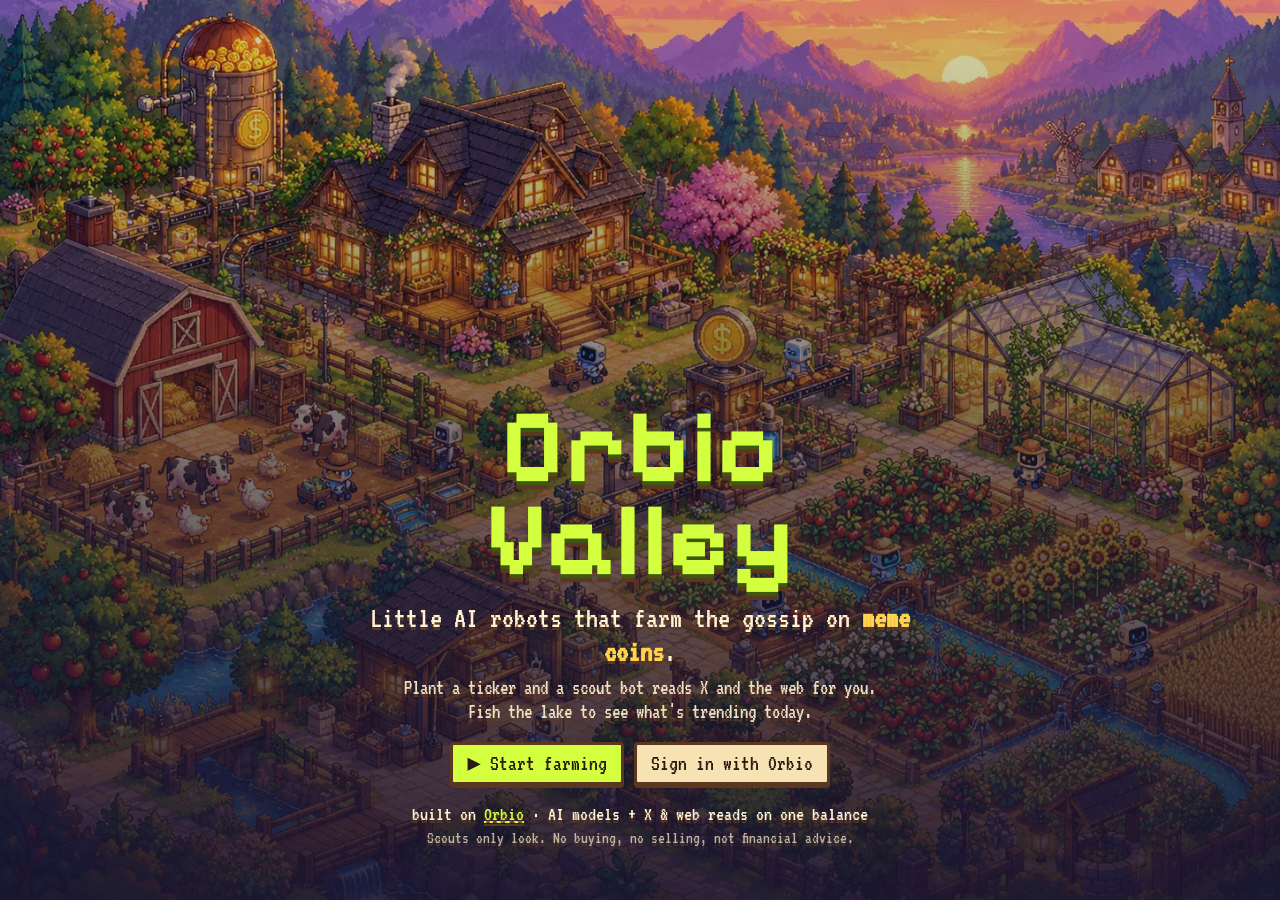
<file: index.html>
<!doctype html>
<html lang="en">
<head>
<meta charset="utf-8">
<meta name="viewport" content="width=device-width, initial-scale=1, viewport-fit=cover">
<title>Orbio Valley</title>
<meta name="description" content="A cozy pixel farm where you grow AI scouts that sniff out meme coins. Built on Orbio.">
<link rel="preconnect" href="https://fonts.googleapis.com">
<link rel="preconnect" href="https://fonts.gstatic.com" crossorigin>
<link href="https://fonts.googleapis.com/css2?family=Pixelify+Sans:wght@400;600;700&family=VT323&display=swap" rel="stylesheet">
<link rel="stylesheet" href="style.css">
</head>
<body>
  <div id="stage">
    <canvas id="game" width="768" height="448" aria-label="Orbio Valley game"></canvas>

    <div id="hud" hidden>
      <div class="clock"><span id="day">Day 1</span><span id="time">6:00am</span></div>
      <div class="purse" id="purse" title="Your Orbio balance">
        <span class="orb"></span><span id="balance">Pretend mode</span>
      </div>
    </div>

    <div id="toast" role="status" aria-live="polite"></div>
    <div id="dialog" class="panel" hidden role="dialog" aria-modal="true"></div>

    <div id="pad" hidden>
      <div class="dpad">
        <button data-dir="up" aria-label="Up">▲</button>
        <button data-dir="left" aria-label="Left">◀</button>
        <button data-dir="right" aria-label="Right">▶</button>
        <button data-dir="down" aria-label="Down">▼</button>
      </div>
      <button class="abtn" id="aBtn" aria-label="Use">A</button>
    </div>

    <div id="sleepCard" class="screen art-screen" hidden style="--art: url(assets/night-festival.webp)">
      <div class="title-card">
        <h1 id="sleepDay">Day 2</h1>
        <p class="sub" id="sleepMsg"></p>
      </div>
    </div>

    <div id="title" class="screen art-screen" style="--art: url(assets/farm-sunset.webp)">
      <div class="title-card">
        <h1>Orbio<br>Valley</h1>
        <p class="tag">Little AI robots that farm the gossip on <b>meme coins</b>.</p>
        <p class="sub">Plant a ticker and a scout bot reads X and the web for you.<br>Fish the lake to see what's trending today.</p>
        <div class="title-actions">
          <button class="btn primary" id="playBtn">▶ Start farming</button>
          <button class="btn" id="titleSignIn">Sign in with Orbio</button>
        </div>
        <p class="built">built on <a href="https://www.orbio.so" target="_blank" rel="noopener">Orbio</a> · AI models + X &amp; web reads on one balance</p>
        <p class="fine">Scouts only look. No buying, no selling, not financial advice.</p>
      </div>
    </div>
  </div>

  <script type="module" src="js/game.js"></script>
</body>
</html>
</file>
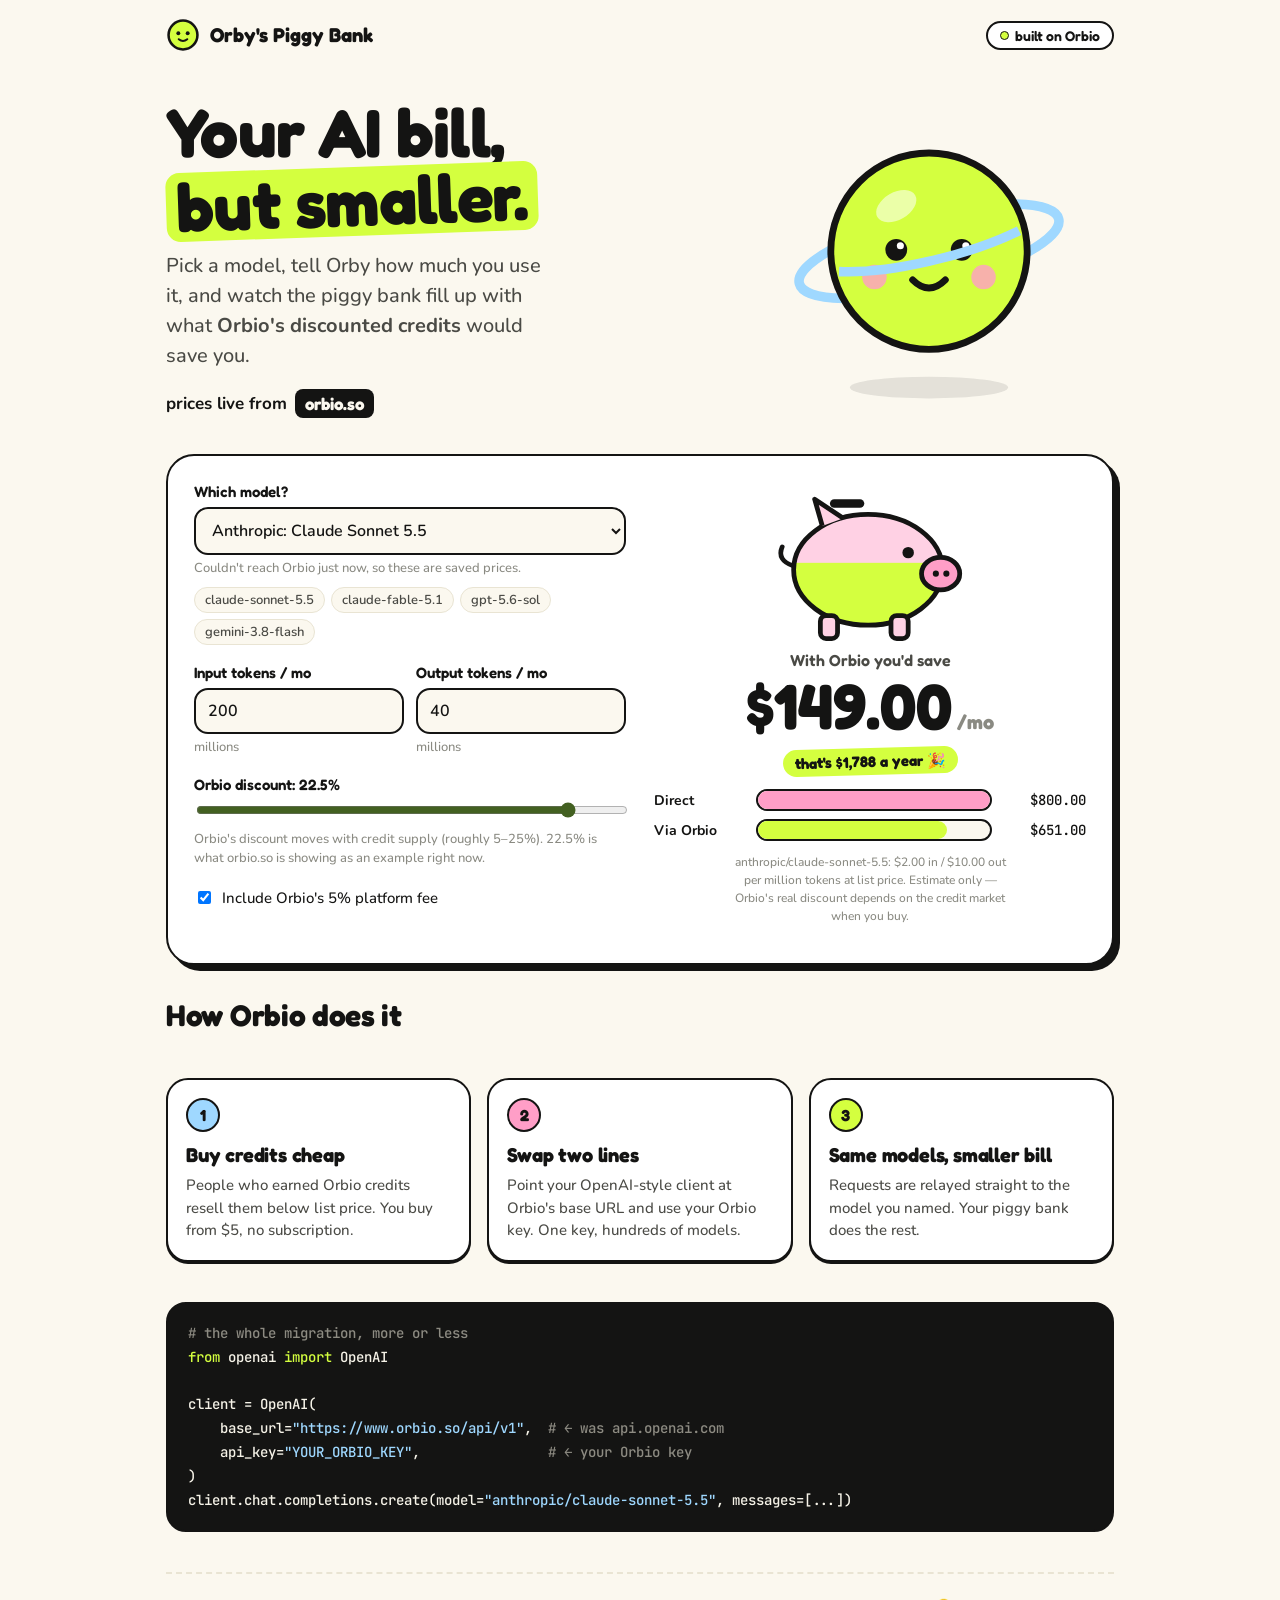
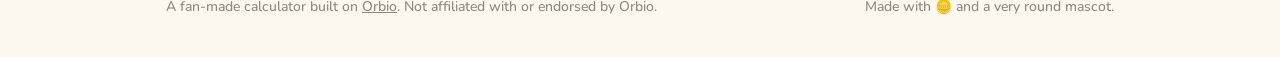
<file: piggy.html>
<!doctype html>
<html lang="en">
<head>
<meta charset="utf-8">
<meta name="viewport" content="width=device-width, initial-scale=1">
<title>Orby's Piggy Bank</title>
<meta name="description" content="See how much you'd save on your AI bill by routing it through Orbio's discounted credits. Live model prices, one slider, zero signup.">
<link rel="preconnect" href="https://fonts.googleapis.com">
<link rel="preconnect" href="https://fonts.gstatic.com" crossorigin>
<link href="https://fonts.googleapis.com/css2?family=Fredoka:wght@500;600;700&family=JetBrains+Mono:wght@500&family=Nunito:wght@500;700&display=swap" rel="stylesheet">
<style>
  :root {
    --bg: #fbf8ef;
    --card: #ffffff;
    --ink: #141413;
    --ink-2: #4a4a45;
    --ink-3: #8a8a82;
    --line: #e9e4d3;
    --neon: #d4ff3f;
    --neon-deep: #436021;
    --pink: #ff9ec7;
    --sky: #9fd8ff;
    --shadow: 0 2px 0 var(--ink);
  }
  @media (prefers-color-scheme: dark) {
    :root:not([data-theme="light"]) {
      --bg: #141413; --card: #1f1f1d; --ink: #f6f3e8; --ink-2: #c9c6ba; --ink-3: #8d8b82;
      --line: #34332f; --neon-deep: #d4ff3f;
    }
  }
  :root[data-theme="dark"] {
    --bg: #141413; --card: #1f1f1d; --ink: #f6f3e8; --ink-2: #c9c6ba; --ink-3: #8d8b82;
    --line: #34332f; --neon-deep: #d4ff3f;
  }
  * { box-sizing: border-box; }
  html, body { margin: 0; }
  body {
    background: var(--bg);
    color: var(--ink);
    font: 500 17px/1.5 Nunito, system-ui, sans-serif;
    overflow-x: hidden;
  }
  .wrap { max-width: 980px; margin: 0 auto; padding: 0 16px; }
  h1, h2, h3, .display { font-family: Fredoka, Nunito, sans-serif; letter-spacing: -0.01em; }
  a { color: inherit; }

  /* top bar */
  .bar { display: flex; align-items: center; justify-content: space-between; padding: 18px 0; }
  .brand { display: flex; align-items: center; gap: 10px; font: 700 20px Fredoka, sans-serif; text-decoration: none; }
  .brand svg { width: 34px; height: 34px; }
  .pill {
    display: inline-flex; align-items: center; gap: 6px;
    border: 2px solid var(--ink); border-radius: 999px; padding: 4px 12px;
    font: 600 14px Fredoka, sans-serif; text-decoration: none; background: var(--card);
  }
  .pill .dot { width: 9px; height: 9px; border-radius: 50%; background: var(--neon); border: 1.5px solid #141413; }

  /* hero */
  .hero { display: grid; grid-template-columns: 1.2fr 0.8fr; gap: 24px; align-items: center; padding: 28px 0 8px; }
  .hero h1 { font-size: clamp(38px, 7vw, 68px); line-height: 1.02; margin: 0 0 14px; }
  .hero h1 .hl { background: var(--neon); color: #141413; padding: 0 10px; border-radius: 14px; display: inline-block; transform: rotate(-2deg); }
  .hero p.lede { font-size: 20px; color: var(--ink-2); margin: 0 0 18px; max-width: 32ch; }
  .powered { display: inline-flex; align-items: center; gap: 8px; font-weight: 700; }
  .powered b { background: var(--ink); color: var(--bg); padding: 2px 10px; border-radius: 8px; font-family: Fredoka, sans-serif; }
  .mascot { display: flex; justify-content: center; }
  .mascot svg { width: min(300px, 70vw); height: auto; overflow: visible; }
  .bob { animation: bob 3.2s ease-in-out infinite; transform-origin: center; }
  @keyframes bob { 50% { transform: translateY(-10px); } }
  .blink { animation: blink 4.5s infinite; transform-origin: center 112px; transform-box: fill-box; }
  @keyframes blink { 0%, 94%, 100% { transform: scaleY(1); } 97% { transform: scaleY(0.1); } }

  /* calculator */
  .calc {
    margin: 28px 0; background: var(--card); border: 2.5px solid var(--ink); border-radius: 28px;
    box-shadow: 6px 6px 0 var(--ink); padding: 26px; display: grid; grid-template-columns: 1fr 1fr; gap: 28px;
  }
  label.lbl { display: block; font: 600 15px Fredoka, sans-serif; margin: 0 0 6px; }
  .field { margin-bottom: 18px; }
  select, input[type="number"] {
    width: 100%; font: 600 16px Nunito, sans-serif; color: var(--ink); background: var(--bg);
    border: 2px solid var(--ink); border-radius: 14px; padding: 10px 12px;
  }
  .row2 { display: grid; grid-template-columns: 1fr 1fr; gap: 12px; }
  input[type="range"] { width: 100%; accent-color: var(--neon-deep); }
  .hint { font-size: 13px; color: var(--ink-3); margin-top: 4px; }
  .chips { display: flex; flex-wrap: wrap; gap: 6px; margin-top: 8px; }
  .chip { border: 1.5px solid var(--line); background: var(--bg); color: var(--ink-2); border-radius: 999px; padding: 3px 10px; font: 600 13px Nunito, sans-serif; cursor: pointer; }
  .chip:hover { border-color: var(--ink); color: var(--ink); }

  .result { display: flex; flex-direction: column; align-items: center; text-align: center; }
  .piggy { width: 210px; height: auto; }
  .save-label { font: 600 16px Fredoka, sans-serif; color: var(--ink-2); margin-top: 6px; }
  .save-big { font: 700 clamp(44px, 8vw, 64px)/1 Fredoka, sans-serif; margin: 4px 0 2px; }
  .save-big .per { font-size: 20px; color: var(--ink-3); }
  .yr { display: inline-block; background: var(--neon); color: #141413; font: 700 15px Fredoka, sans-serif; padding: 4px 12px; border-radius: 999px; margin: 8px 0 14px; transform: rotate(-1.5deg); }
  .compare { width: 100%; display: grid; gap: 8px; }
  .cmp { display: grid; grid-template-columns: 92px 1fr auto; align-items: center; gap: 10px; font-size: 14px; }
  .cmp .track { height: 22px; border-radius: 999px; background: var(--bg); border: 2px solid var(--ink); overflow: hidden; }
  .cmp .fill { height: 100%; border-radius: 999px; transition: width .5s cubic-bezier(.3,1.4,.5,1); }
  .cmp .fill.direct { background: var(--pink); }
  .cmp .fill.orbio { background: var(--neon); }
  .cmp .amt { font: 500 14px "JetBrains Mono", monospace; min-width: 84px; text-align: right; }
  .cmp .who { text-align: left; font-weight: 700; }
  .fine { font-size: 12px; color: var(--ink-3); margin-top: 12px; max-width: 40ch; }

  .coin { position: fixed; pointer-events: none; font-size: 26px; z-index: 50; animation: drop 900ms ease-in forwards; }
  @keyframes drop { from { transform: translateY(-40px) rotate(0); opacity: 1; } to { transform: translateY(120px) rotate(200deg); opacity: 0; } }

  /* how it works */
  .how { display: grid; grid-template-columns: repeat(3, 1fr); gap: 16px; margin: 40px 0; }
  .step { background: var(--card); border: 2px solid var(--ink); border-radius: 22px; padding: 18px; box-shadow: var(--shadow); }
  .step .n { width: 34px; height: 34px; border-radius: 50%; background: var(--sky); color: #141413; border: 2px solid var(--ink); display: grid; place-items: center; font: 700 16px Fredoka, sans-serif; margin-bottom: 8px; }
  .step:nth-child(2) .n { background: var(--pink); }
  .step:nth-child(3) .n { background: var(--neon); }
  .step h3 { margin: 0 0 4px; font-size: 20px; }
  .step p { margin: 0; color: var(--ink-2); font-size: 15px; }

  .code {
    background: #141413; color: #f6f3e8; border-radius: 20px; padding: 18px 20px; overflow-x: auto;
    font: 500 14px/1.7 "JetBrains Mono", monospace; border: 2px solid var(--ink); margin: 0 0 40px;
  }
  .code .c { color: #8d8b82; }
  .code .k { color: #d4ff3f; }
  .code .s { color: #9fd8ff; }
  h2.sec { font-size: 30px; margin: 0 0 12px; }

  footer { border-top: 2px dashed var(--line); padding: 22px 0 40px; color: var(--ink-3); font-size: 14px; display: flex; justify-content: space-between; gap: 12px; flex-wrap: wrap; }

  @media (max-width: 760px) {
    .hero { grid-template-columns: 1fr; text-align: center; }
    .hero p.lede { margin-left: auto; margin-right: auto; }
    .mascot { order: -1; }
    .mascot svg { width: 180px; }
    .calc { grid-template-columns: 1fr; padding: 18px; }
    .how { grid-template-columns: 1fr; }
    .cmp { grid-template-columns: 70px 1fr auto; }
    .cmp .amt { min-width: 70px; }
  }
  @media (prefers-reduced-motion: reduce) { .bob, .blink, .coin { animation: none; } }
</style>
</head>
<body>
<div class="wrap">
  <header class="bar">
    <a class="brand" href="#">
      <svg viewBox="0 0 40 40" aria-hidden="true"><circle cx="20" cy="20" r="17" fill="#d4ff3f" stroke="currentColor" stroke-width="3"/><circle cx="14.5" cy="18" r="2.3" fill="#141413"/><circle cx="25.5" cy="18" r="2.3" fill="#141413"/><path d="M15 25q5 4 10 0" stroke="#141413" stroke-width="2.4" fill="none" stroke-linecap="round"/></svg>
      Orby's Piggy Bank
    </a>
    <a class="pill" href="https://www.orbio.so" target="_blank" rel="noopener"><span class="dot"></span>built on Orbio</a>
  </header>

  <section class="hero">
    <div>
      <h1>Your AI bill,<br><span class="hl">but smaller.</span></h1>
      <p class="lede">Pick a model, tell Orby how much you use it, and watch the piggy bank fill up with what <strong>Orbio's discounted credits</strong> would save you.</p>
      <span class="powered">prices live from <b>orbio.so</b></span>
    </div>
    <div class="mascot" aria-hidden="true">
      <svg viewBox="0 0 220 220">
        <ellipse cx="110" cy="205" rx="58" ry="8" fill="currentColor" opacity=".1"/>
        <g class="bob">
          <ellipse cx="110" cy="105" rx="98" ry="26" fill="none" stroke="#9fd8ff" stroke-width="7" transform="rotate(-14 110 105)"/>
          <circle cx="110" cy="105" r="72" fill="#d4ff3f" stroke="#141413" stroke-width="5"/>
          <ellipse cx="86" cy="72" rx="16" ry="10" fill="#fff" opacity=".55" transform="rotate(-30 86 72)"/>
          <g class="blink"><circle cx="86" cy="104" r="8" fill="#141413"/><circle cx="134" cy="104" r="8" fill="#141413"/>
          <circle cx="89" cy="101" r="2.6" fill="#fff"/><circle cx="137" cy="101" r="2.6" fill="#fff"/></g>
          <circle cx="70" cy="124" r="9" fill="#ff9ec7" opacity=".8"/><circle cx="150" cy="124" r="9" fill="#ff9ec7" opacity=".8"/>
          <path d="M98 126q12 12 24 0" stroke="#141413" stroke-width="5" fill="none" stroke-linecap="round"/>
          <path d="M44 120 A98 26 -14 0 0 176 90" fill="none" stroke="#9fd8ff" stroke-width="7" transform="rotate(0)"/>
        </g>
      </svg>
    </div>
  </section>

  <section class="calc" aria-label="Savings calculator">
    <div>
      <div class="field">
        <label class="lbl" for="model">Which model?</label>
        <select id="model"></select>
        <div class="hint" id="modelHint">Loading Orbio's model list…</div>
        <div class="chips" id="chips"></div>
      </div>
      <div class="row2">
        <div class="field">
          <label class="lbl" for="inTok">Input tokens / mo</label>
          <input id="inTok" type="number" min="0" step="1" value="200">
          <div class="hint">millions</div>
        </div>
        <div class="field">
          <label class="lbl" for="outTok">Output tokens / mo</label>
          <input id="outTok" type="number" min="0" step="1" value="40">
          <div class="hint">millions</div>
        </div>
      </div>
      <div class="field">
        <label class="lbl" for="disc">Orbio discount: <span id="discVal">22.5%</span></label>
        <input id="disc" type="range" min="5" max="25" step="0.5" value="22.5">
        <div class="hint">Orbio's discount moves with credit supply (roughly 5–25%). 22.5% is what orbio.so is showing as an example right now.</div>
      </div>
      <label style="display:flex;gap:8px;align-items:center;font-size:15px;cursor:pointer">
        <input id="fee" type="checkbox" checked> Include Orbio's 5% platform fee
      </label>
    </div>

    <div class="result" aria-live="polite">
      <svg class="piggy" viewBox="0 0 220 170" aria-hidden="true">
        <defs><clipPath id="pigBody"><ellipse cx="108" cy="92" rx="78" ry="58"/></clipPath></defs>
        <rect x="68" y="18" width="36" height="9" rx="4.5" fill="#141413"/>
        <ellipse cx="108" cy="92" rx="78" ry="58" fill="#ffd1e4"/>
        <g clip-path="url(#pigBody)">
          <rect id="pigFill" x="20" y="150" width="180" height="120" fill="#d4ff3f"/>
          <g id="pigCoins" fill="#141413" opacity=".18"></g>
        </g>
        <ellipse cx="108" cy="92" rx="78" ry="58" fill="none" stroke="#141413" stroke-width="5"/>
        <path d="M60 46 L52 18 L82 38" fill="#ffd1e4" stroke="#141413" stroke-width="5" stroke-linejoin="round"/>
        <ellipse cx="184" cy="96" rx="20" ry="17" fill="#ff9ec7" stroke="#141413" stroke-width="5"/>
        <circle cx="179" cy="96" r="3.2" fill="#141413"/><circle cx="190" cy="96" r="3.2" fill="#141413"/>
        <circle cx="150" cy="74" r="6" fill="#141413"/>
        <rect x="58" y="140" width="18" height="24" rx="6" fill="#ffd1e4" stroke="#141413" stroke-width="5"/>
        <rect x="132" y="140" width="18" height="24" rx="6" fill="#ffd1e4" stroke="#141413" stroke-width="5"/>
        <path d="M30 88 q-18 -6 -12 -20" fill="none" stroke="#141413" stroke-width="5" stroke-linecap="round"/>
      </svg>
      <div class="save-label">With Orbio you'd save</div>
      <div class="save-big"><span id="saveMo">$0</span><span class="per"> /mo</span></div>
      <div class="yr" id="saveYr">that's $0 a year 🎉</div>
      <div class="compare">
        <div class="cmp"><span class="who">Direct</span><div class="track"><div class="fill direct" id="barDirect" style="width:100%"></div></div><span class="amt" id="amtDirect">$0</span></div>
        <div class="cmp"><span class="who">Via Orbio</span><div class="track"><div class="fill orbio" id="barOrbio" style="width:80%"></div></div><span class="amt" id="amtOrbio">$0</span></div>
      </div>
      <p class="fine" id="fine">List prices come from Orbio's public model catalogue. This is an estimate; actual discounts depend on the market when you buy credits.</p>
    </div>
  </section>

  <h2 class="sec">How Orbio does it</h2>
  <div class="how">
    <div class="step"><div class="n">1</div><h3>Buy credits cheap</h3><p>People who earned Orbio credits resell them below list price. You buy from $5, no subscription.</p></div>
    <div class="step"><div class="n">2</div><h3>Swap two lines</h3><p>Point your OpenAI‑style client at Orbio's base URL and use your Orbio key. One key, hundreds of models.</p></div>
    <div class="step"><div class="n">3</div><h3>Same models, smaller bill</h3><p>Requests are relayed straight to the model you named. Your piggy bank does the rest.</p></div>
  </div>

  <pre class="code"><span class="c"># the whole migration, more or less</span>
<span class="k">from</span> openai <span class="k">import</span> OpenAI

client = OpenAI(
    base_url=<span class="s">"https://www.orbio.so/api/v1"</span>,  <span class="c"># ← was api.openai.com</span>
    api_key=<span class="s">"YOUR_ORBIO_KEY"</span>,                <span class="c"># ← your Orbio key</span>
)
client.chat.completions.create(model=<span class="s" id="codeModel">"anthropic/claude-sonnet-5.5"</span>, messages=[...])</pre>

  <footer>
    <span>A fan‑made calculator built on <a href="https://www.orbio.so" target="_blank" rel="noopener">Orbio</a>. Not affiliated with or endorsed by Orbio.</span>
    <span>Made with 🪙 and a very round mascot.</span>
  </footer>
</div>

<script>
(() => {
  const CATALOGUE = "https://www.orbio.so/api/v1/models";
  // Used only if the live catalogue can't be reached. USD per token.
  const FALLBACK = [
    { id: "anthropic/claude-fable-5.1", name: "Anthropic: Claude Fable 5.1", in: 0.00001, out: 0.00005 },
    { id: "anthropic/claude-opus-5.5", name: "Anthropic: Claude Opus 5.5", in: 0.000004, out: 0.00002 },
    { id: "anthropic/claude-sonnet-5.5", name: "Anthropic: Claude Sonnet 5.5", in: 0.000002, out: 0.00001 },
    { id: "openai/gpt-5.6-sol", name: "OpenAI: GPT-5.6 Sol", in: 0.000002, out: 0.00001 },
    { id: "openai/gpt-5.6-terra", name: "OpenAI: GPT-5.6 Terra", in: 0.000002, out: 0.000012 },
    { id: "google/gemini-3.8-flash", name: "Google: Gemini 3.8 Flash", in: 0.00000075, out: 0.00000375 },
  ];
  const FAVES = ["anthropic/claude-sonnet-5.5", "anthropic/claude-fable-5.1", "openai/gpt-5.6-sol", "google/gemini-3.8-flash"];
  const DEFAULT = "anthropic/claude-sonnet-5.5";

  const $ = (id) => document.getElementById(id);
  const sel = $("model"), inTok = $("inTok"), outTok = $("outTok"), disc = $("disc"), fee = $("fee");
  let models = [];
  let lastSave = 0;

  const money = (n) => n >= 1000
    ? "$" + Math.round(n).toLocaleString("en-US")
    : "$" + n.toLocaleString("en-US", { minimumFractionDigits: 2, maximumFractionDigits: 2 });

  function setModels(list, live) {
    models = list.sort((a, b) => a.name.localeCompare(b.name));
    sel.innerHTML = models.map(m =>
      `<option value="${m.id}">${m.name.replace(/</g, "&lt;")}</option>`).join("");
    sel.value = models.some(m => m.id === DEFAULT) ? DEFAULT : models[0].id;
    $("modelHint").textContent = live
      ? `${models.length} chat models, live from Orbio's catalogue.`
      : "Couldn't reach Orbio just now, so these are saved prices.";
    $("chips").innerHTML = FAVES.filter(id => models.some(m => m.id === id)).map(id =>
      `<button class="chip" data-id="${id}">${id.split("/")[1]}</button>`).join("");
    update();
  }

  async function load() {
    try {
      const res = await fetch(CATALOGUE);
      if (!res.ok) throw new Error(res.status);
      const { data } = await res.json();
      const list = data
        .filter(m => !m.id.includes(":") && !m.id.startsWith("~")
          && (m.architecture?.output_modalities || []).includes("text"))
        .map(m => ({ id: m.id, name: m.name || m.id, in: +m.pricing?.prompt || 0, out: +m.pricing?.completion || 0 }))
        .filter(m => m.in > 0 || m.out > 0);
      if (!list.length) throw new Error("empty");
      setModels(list, true);
    } catch {
      setModels(FALLBACK.slice(), false);
    }
  }

  function dropCoins(n) {
    if (matchMedia("(prefers-reduced-motion: reduce)").matches) return;
    const r = document.querySelector(".piggy").getBoundingClientRect();
    for (let i = 0; i < n; i++) {
      const c = document.createElement("span");
      c.className = "coin"; c.textContent = "🪙";
      c.style.left = (r.left + r.width * 0.3 + Math.random() * r.width * 0.15) + "px";
      c.style.top = (r.top - 10) + "px";
      c.style.animationDelay = (i * 90) + "ms";
      document.body.appendChild(c);
      setTimeout(() => c.remove(), 1200 + i * 90);
    }
  }

  function update() {
    const m = models.find(x => x.id === sel.value);
    if (!m) return;
    const d = +disc.value / 100;
    $("discVal").textContent = (+disc.value).toFixed(1).replace(/\.0$/, "") + "%";
    const direct = (Math.max(0, +inTok.value) * m.in + Math.max(0, +outTok.value) * m.out) * 1e6;
    const orbio = direct * (1 - d) * (fee.checked ? 1.05 : 1);
    const save = Math.max(0, direct - orbio);

    $("saveMo").textContent = money(save);
    $("saveYr").textContent = save > 0 ? `that's ${money(save * 12)} a year 🎉` : "add some tokens to start saving";
    $("amtDirect").textContent = money(direct);
    $("amtOrbio").textContent = money(orbio);
    $("barOrbio").style.width = direct ? (orbio / direct * 100) + "%" : "0%";
    $("barDirect").style.width = direct ? "100%" : "0%";
    $("codeModel").textContent = `"${m.id}"`;
    $("fine").textContent =
      `${m.id}: $${(m.in * 1e6).toFixed(2)} in / $${(m.out * 1e6).toFixed(2)} out per million tokens at list price. ` +
      `Estimate only — Orbio's real discount depends on the credit market when you buy.`;

    // Fill the piggy: the bigger the yearly saving, the fuller (log scale, $10 → $100k).
    const yr = save * 12;
    const pct = yr <= 0 ? 0 : Math.min(1, Math.max(0.08, Math.log10(yr / 10) / 4));
    $("pigFill").setAttribute("y", 150 - pct * 116);
    $("pigFill").style.transition = "y .6s cubic-bezier(.3,1.4,.5,1)";
    if (save > lastSave + 0.5) dropCoins(Math.min(5, 1 + Math.floor(Math.log10(save - lastSave + 1))));
    lastSave = save;
  }

  [sel, inTok, outTok, disc, fee].forEach(el => el.addEventListener("input", update));
  $("chips").addEventListener("click", e => {
    const id = e.target.dataset?.id;
    if (id) { sel.value = id; update(); }
  });
  load();
})();
</script>
</body>
</html>
</file>
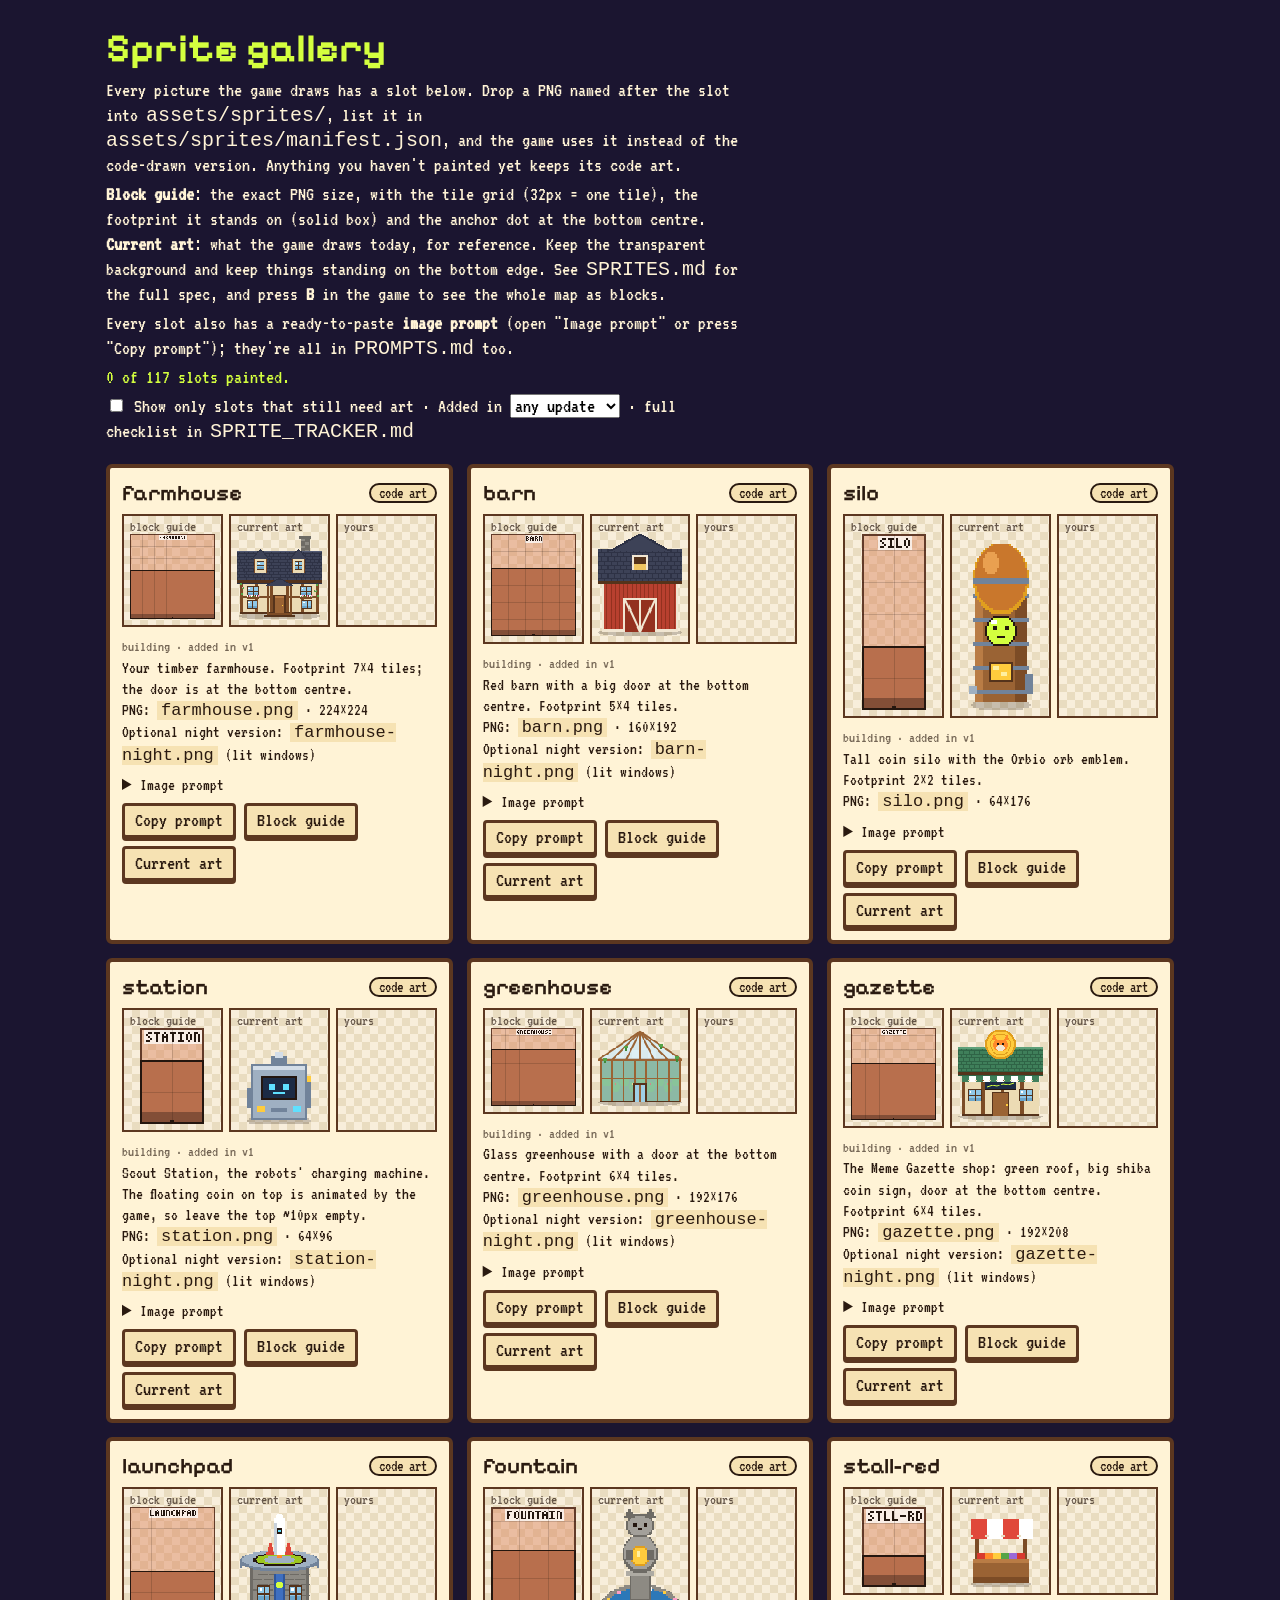
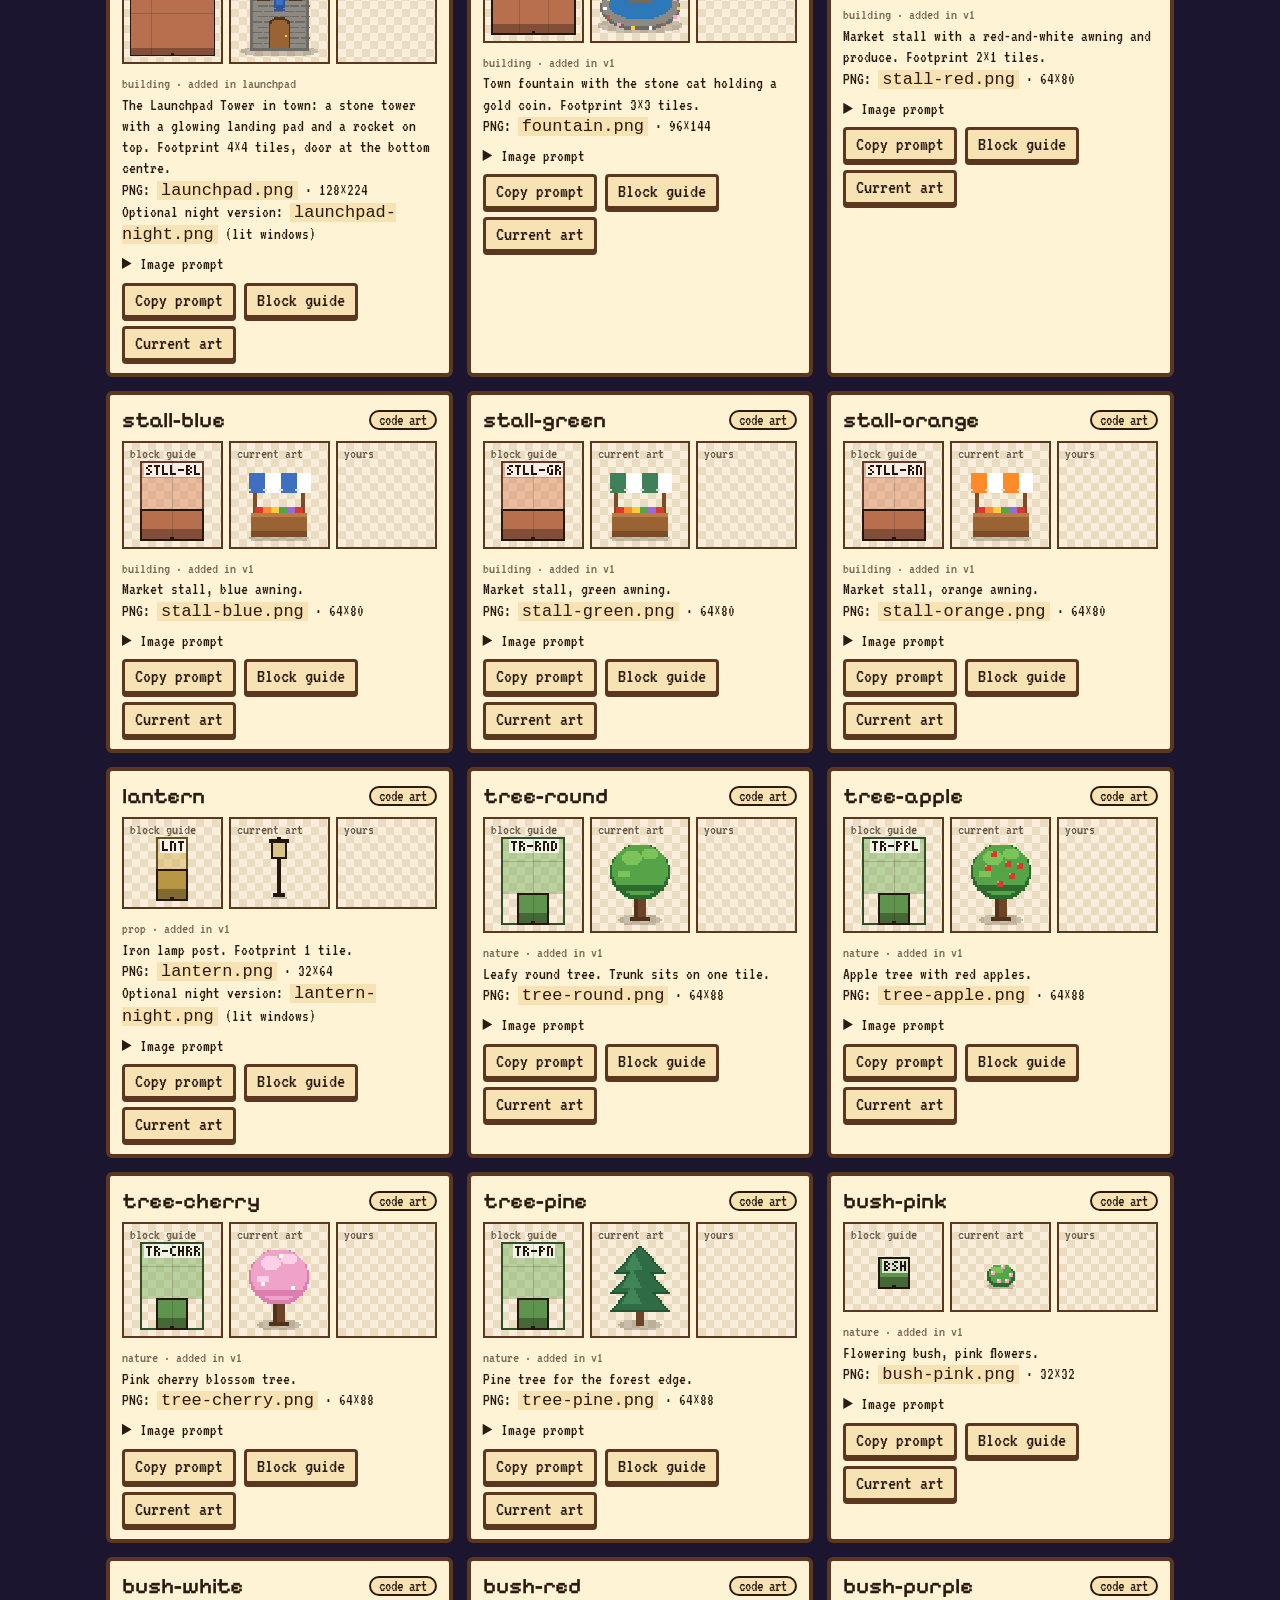
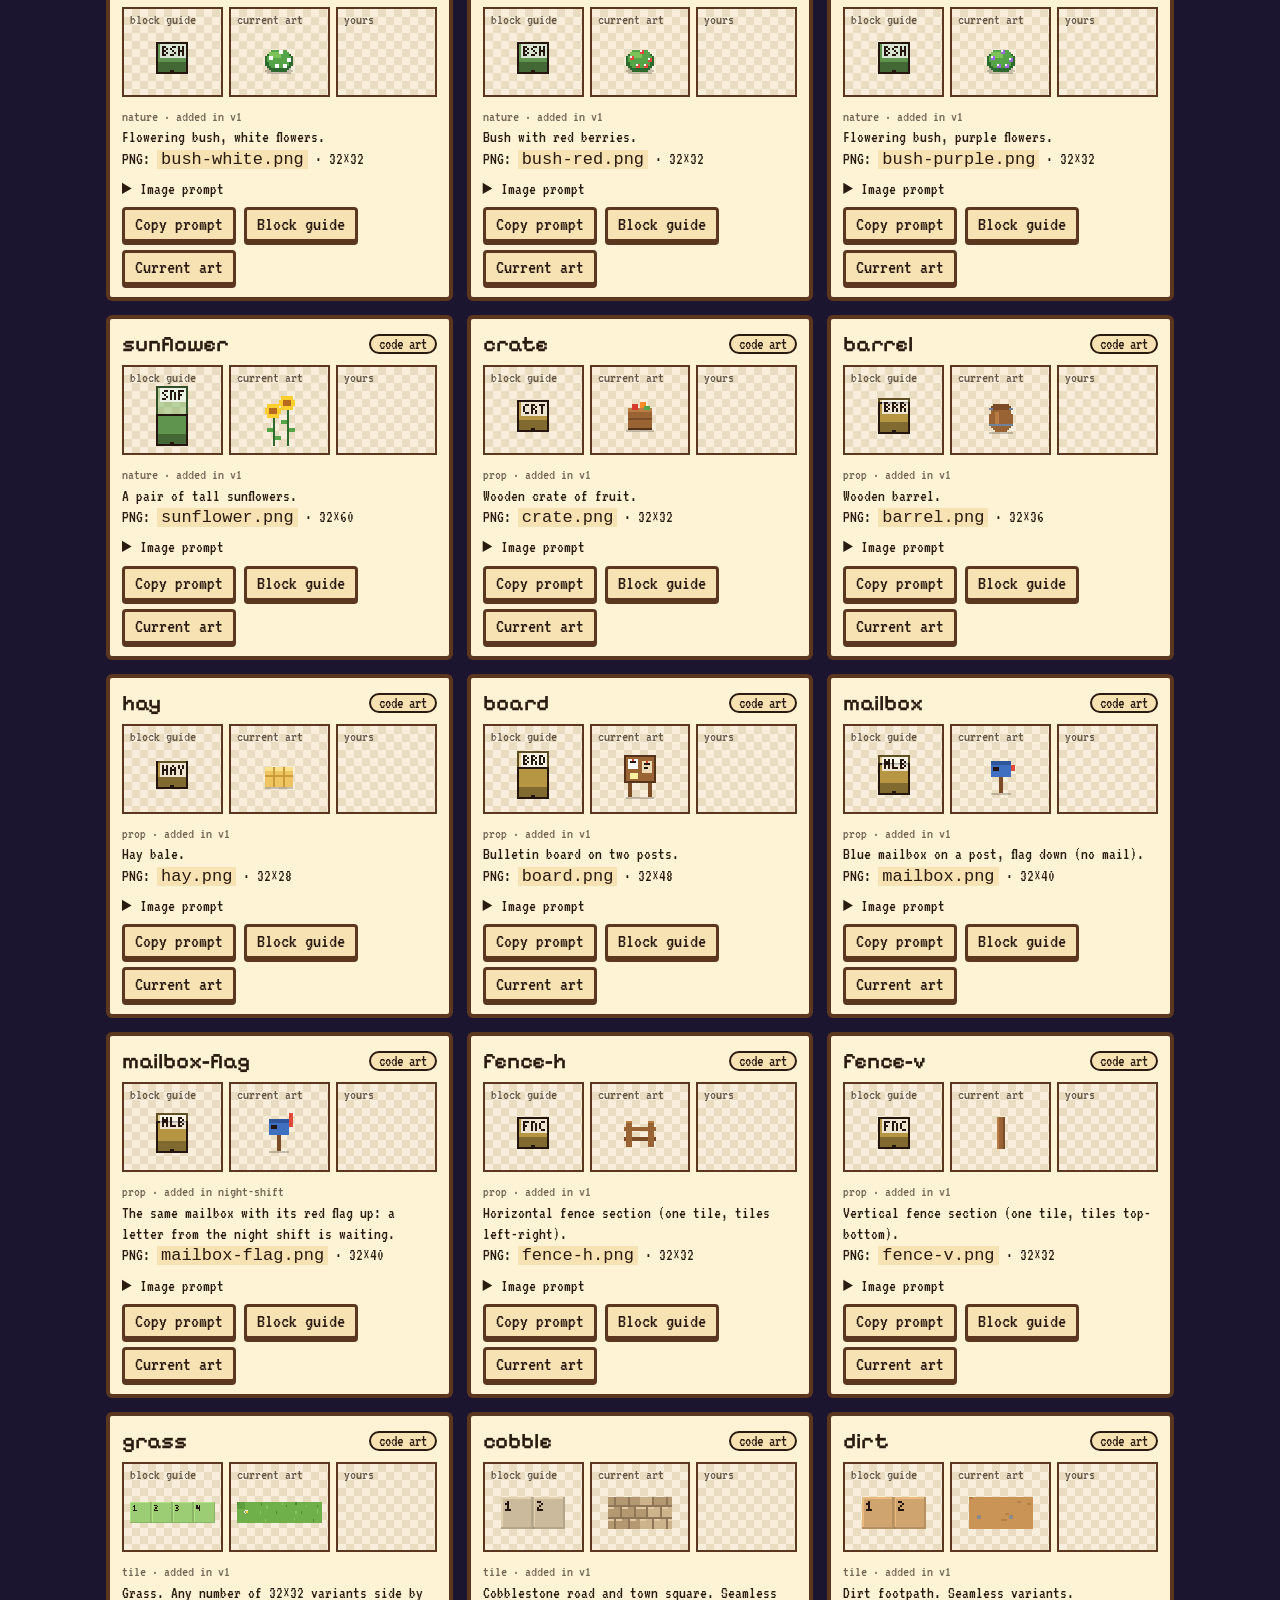
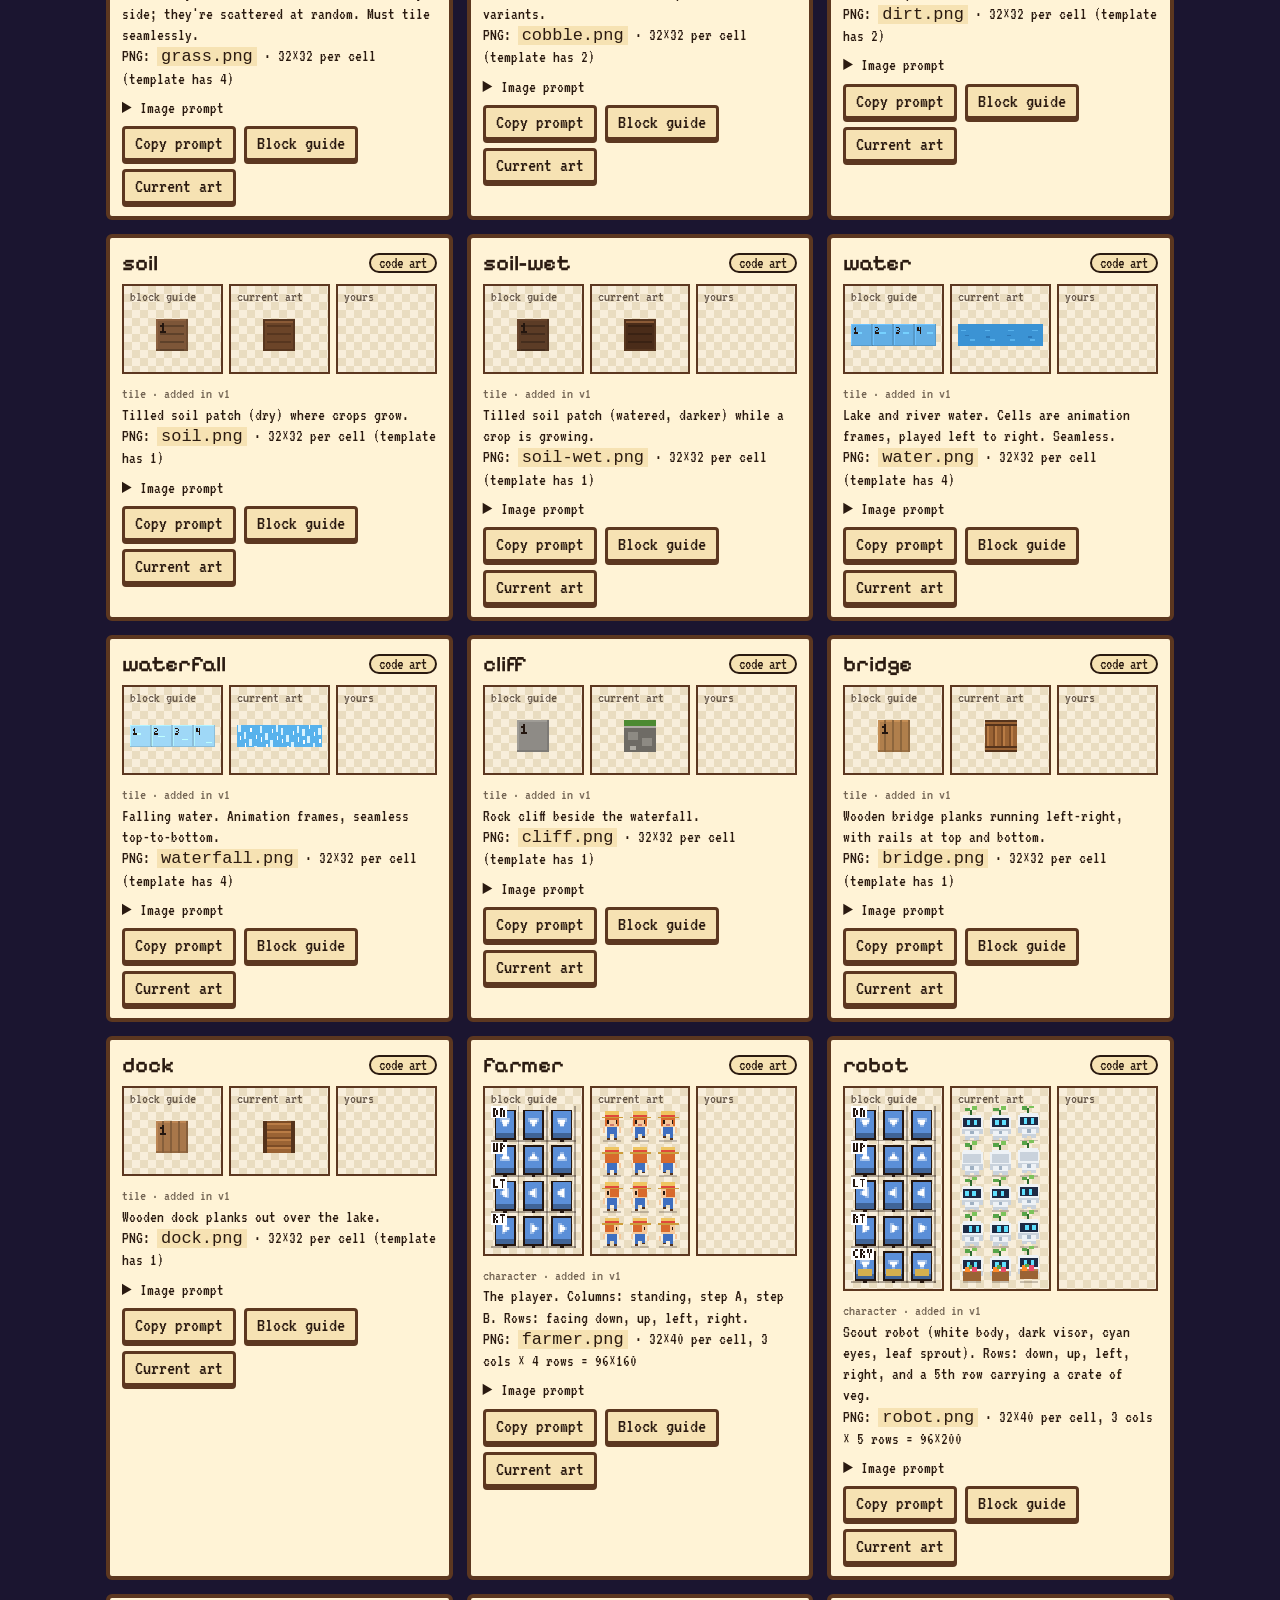
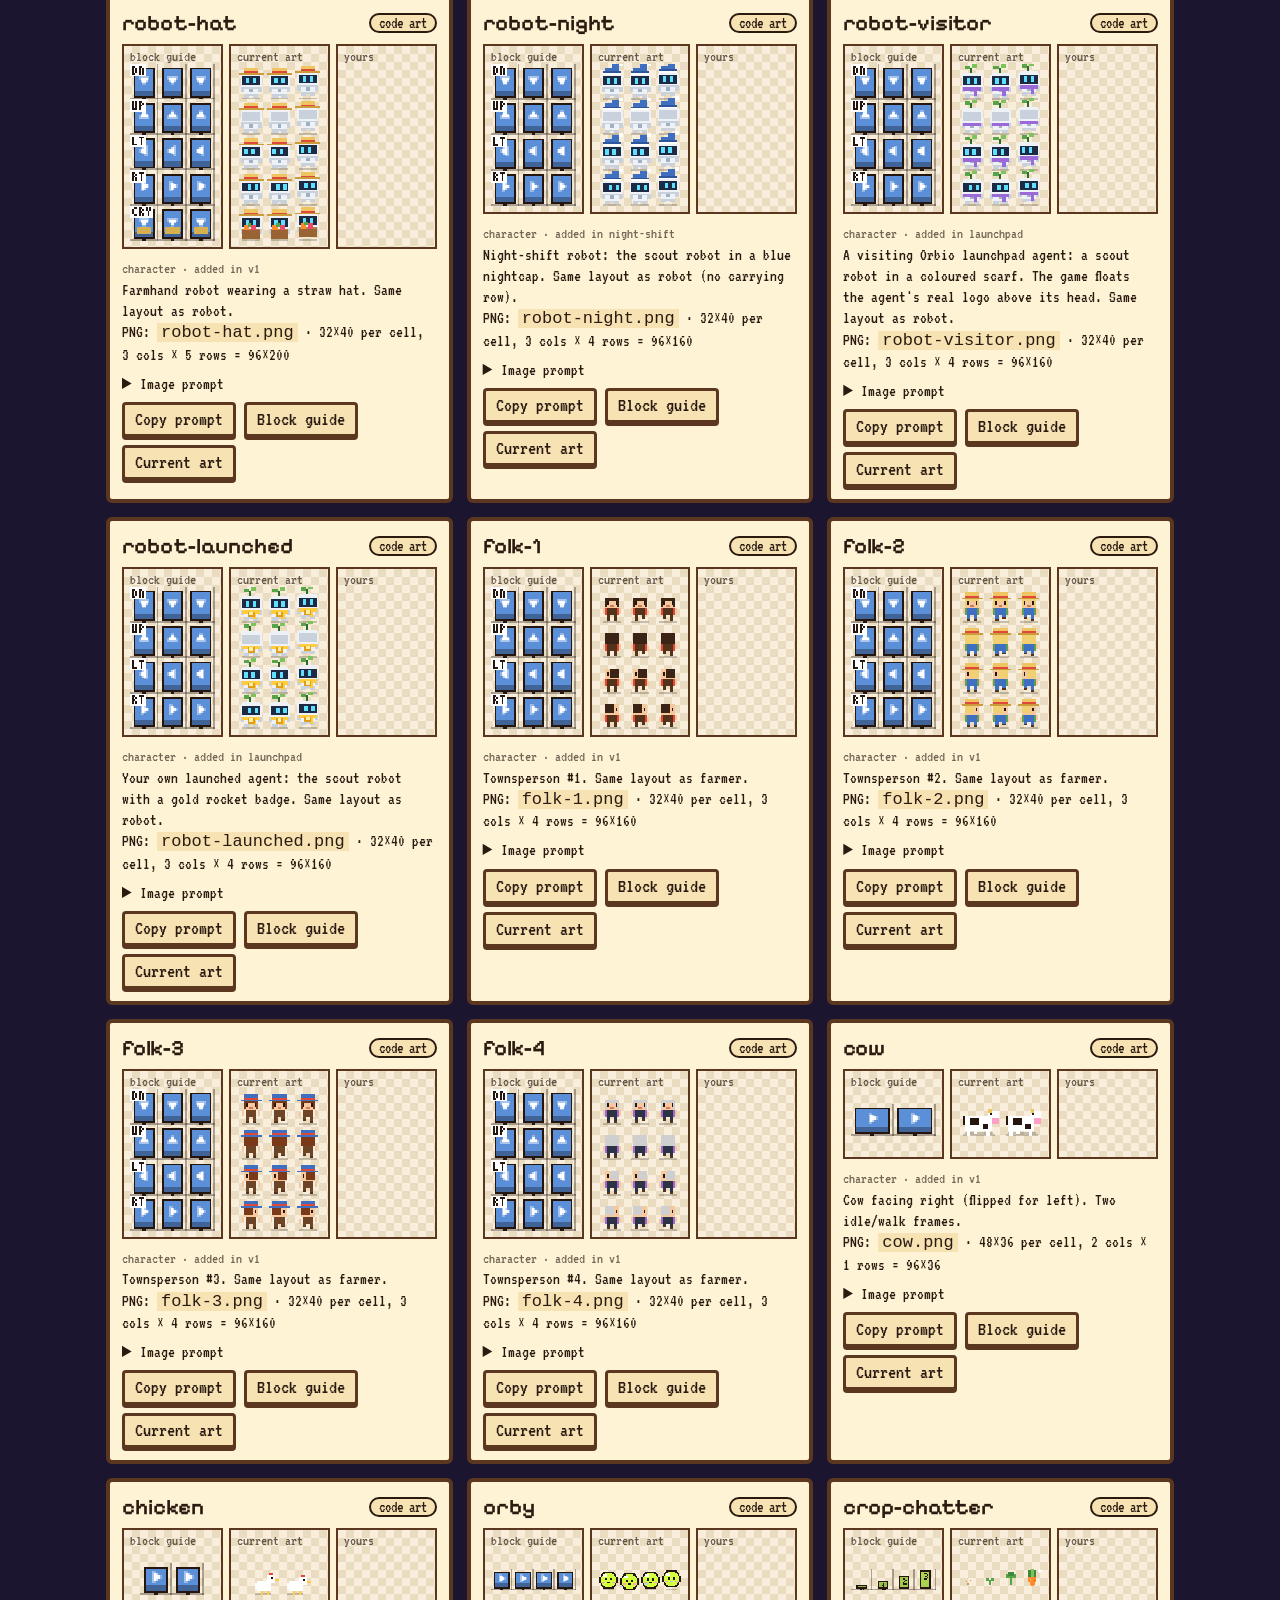
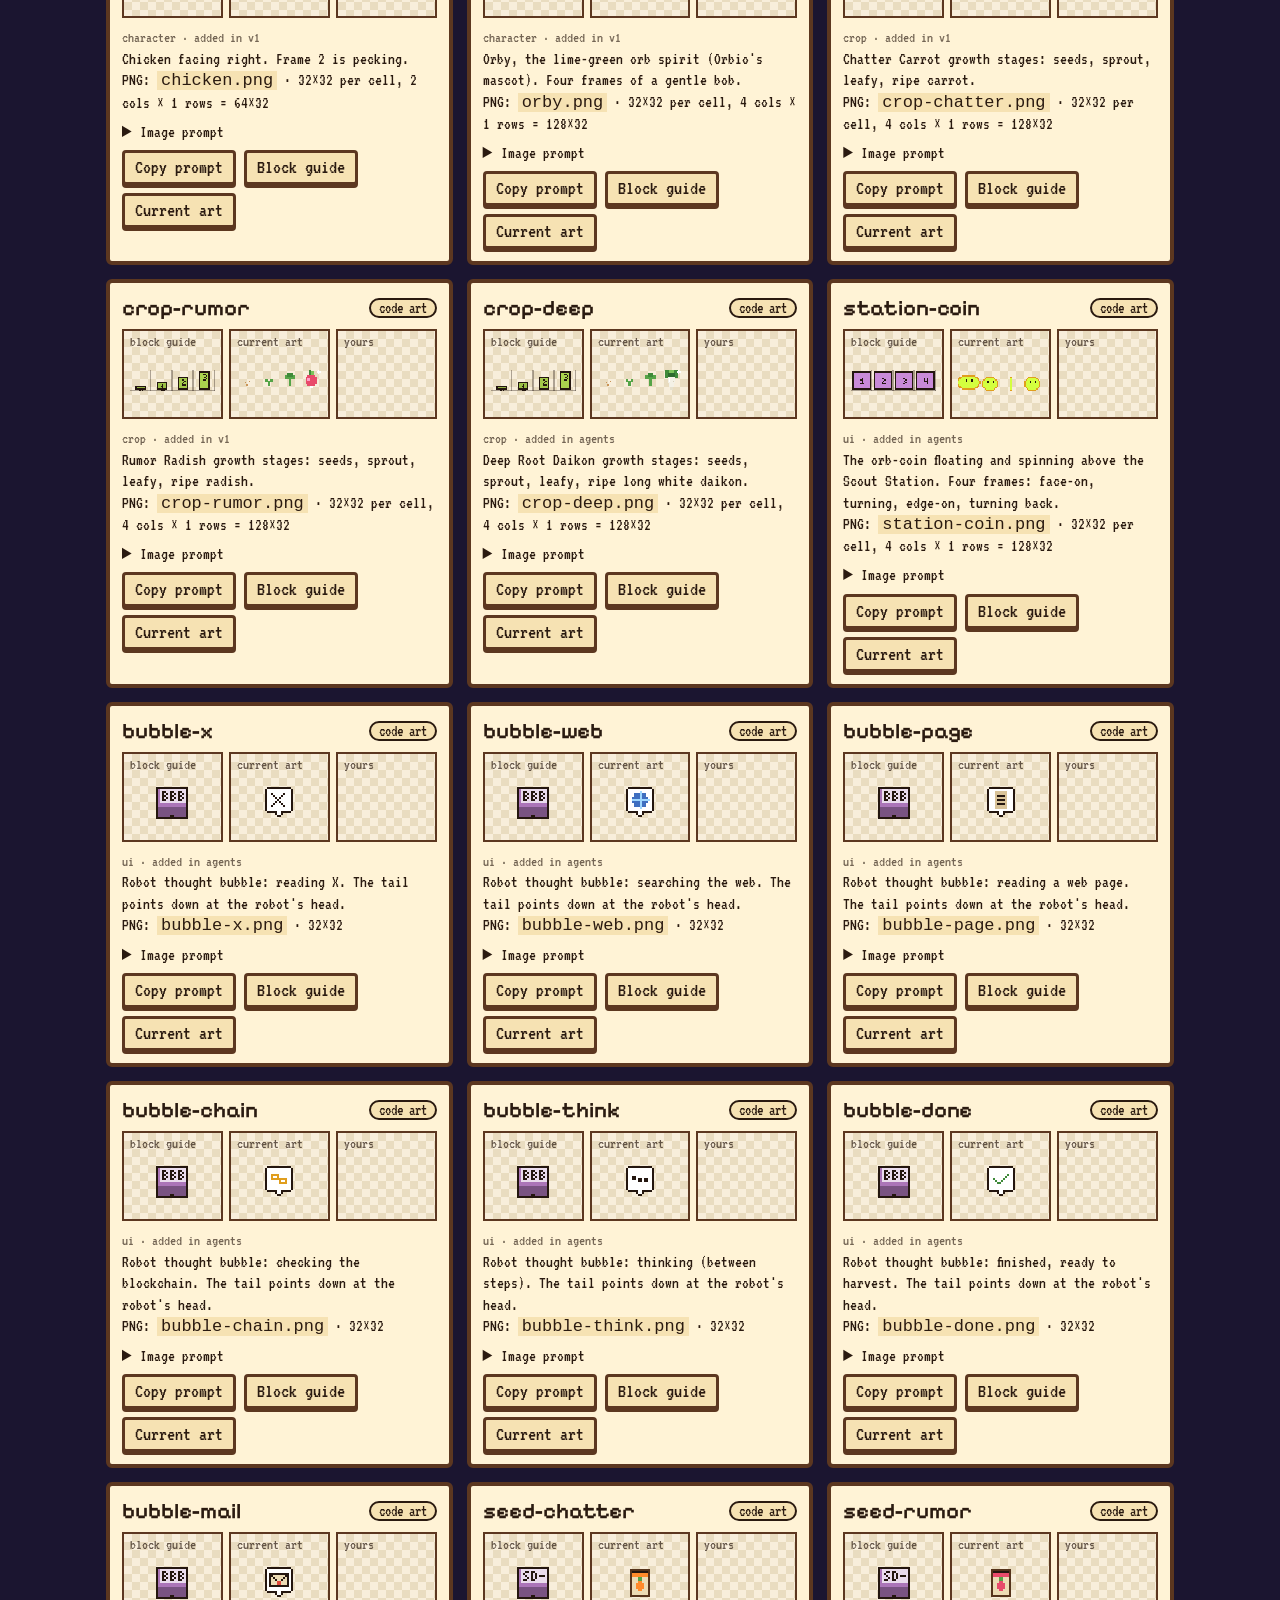
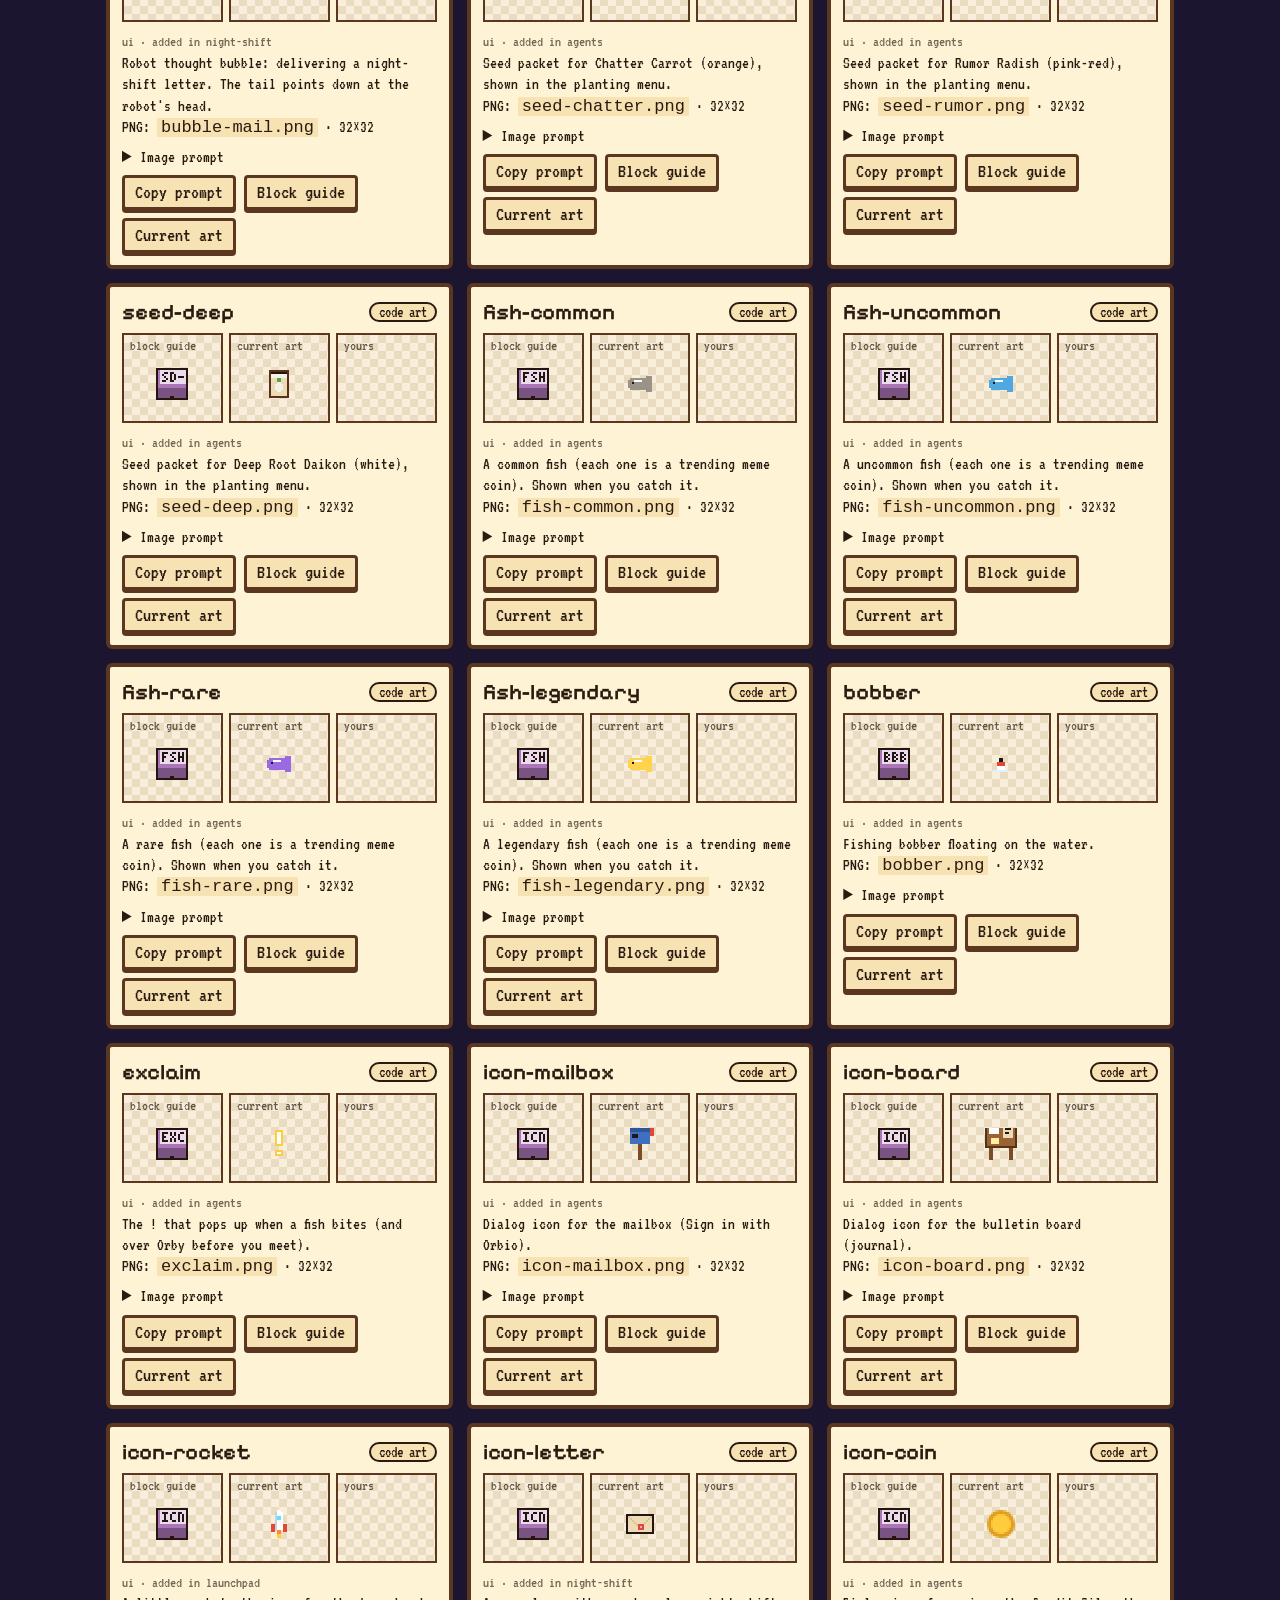
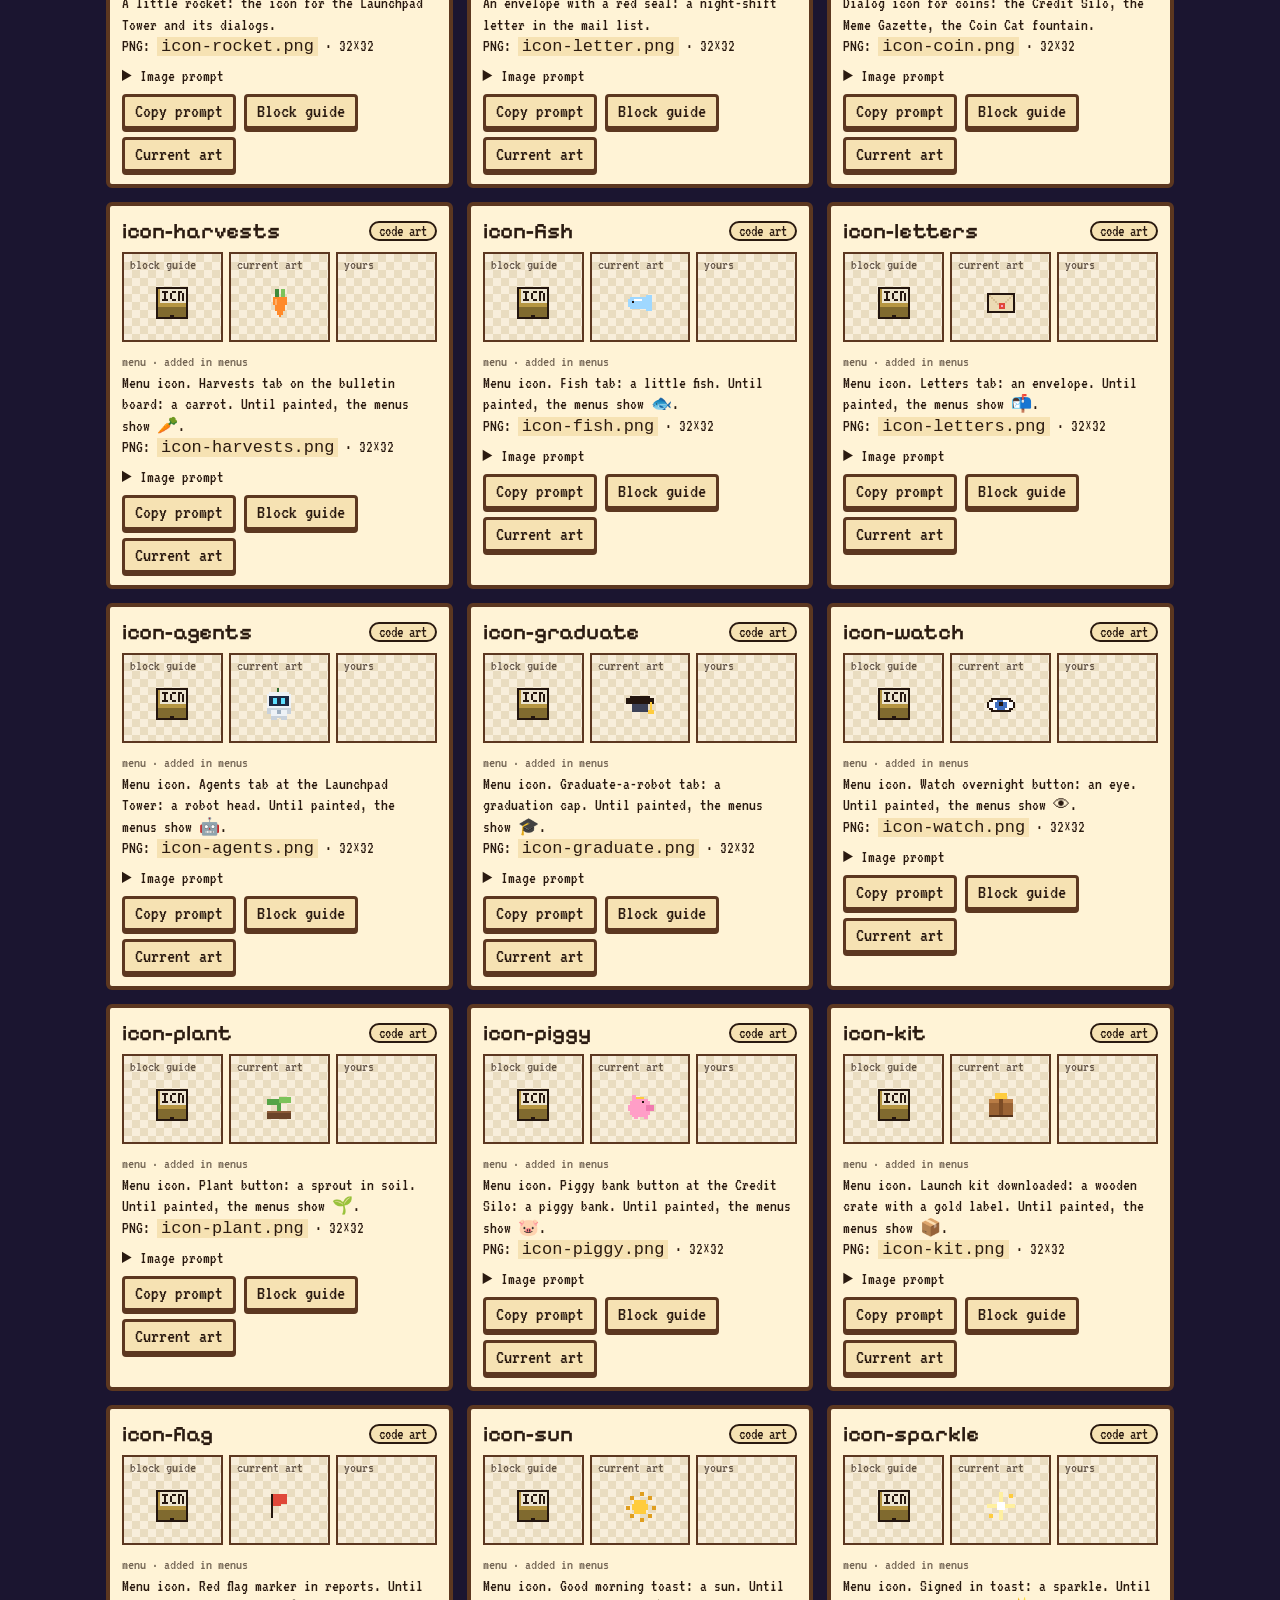
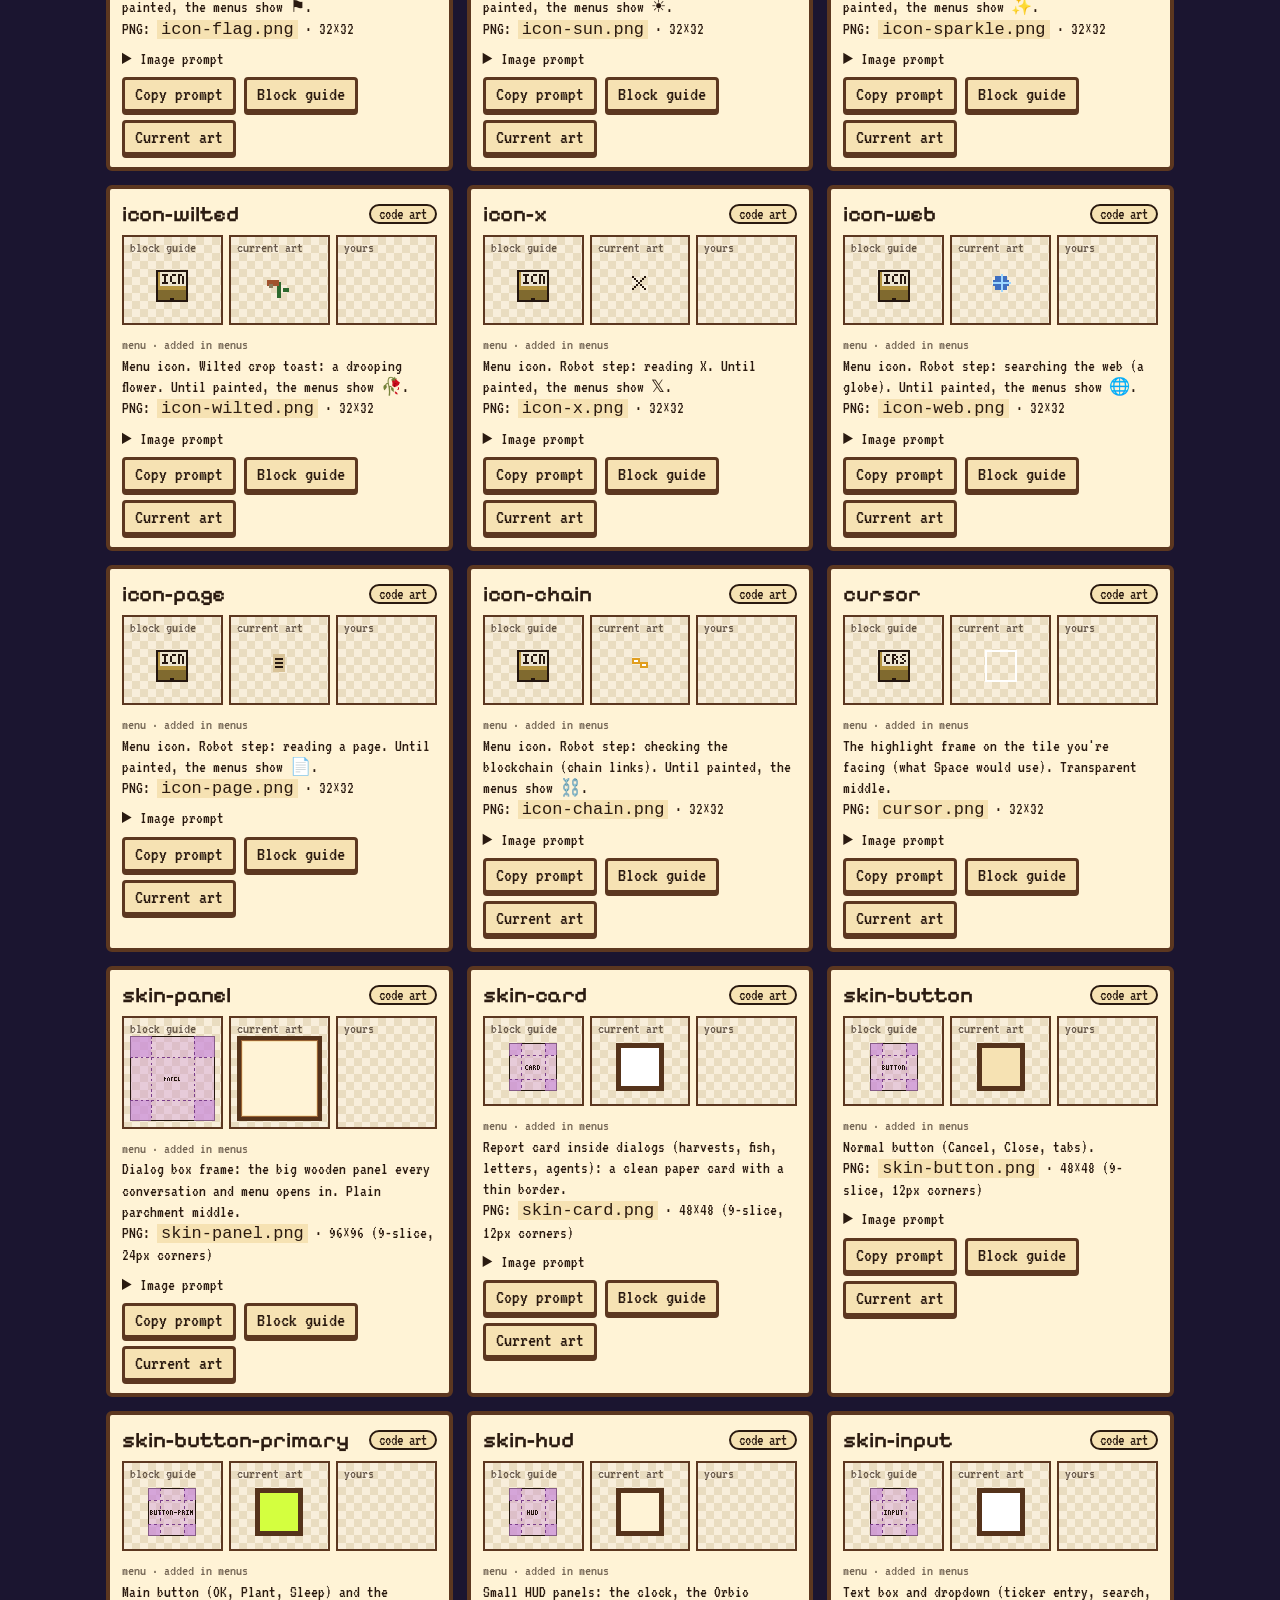
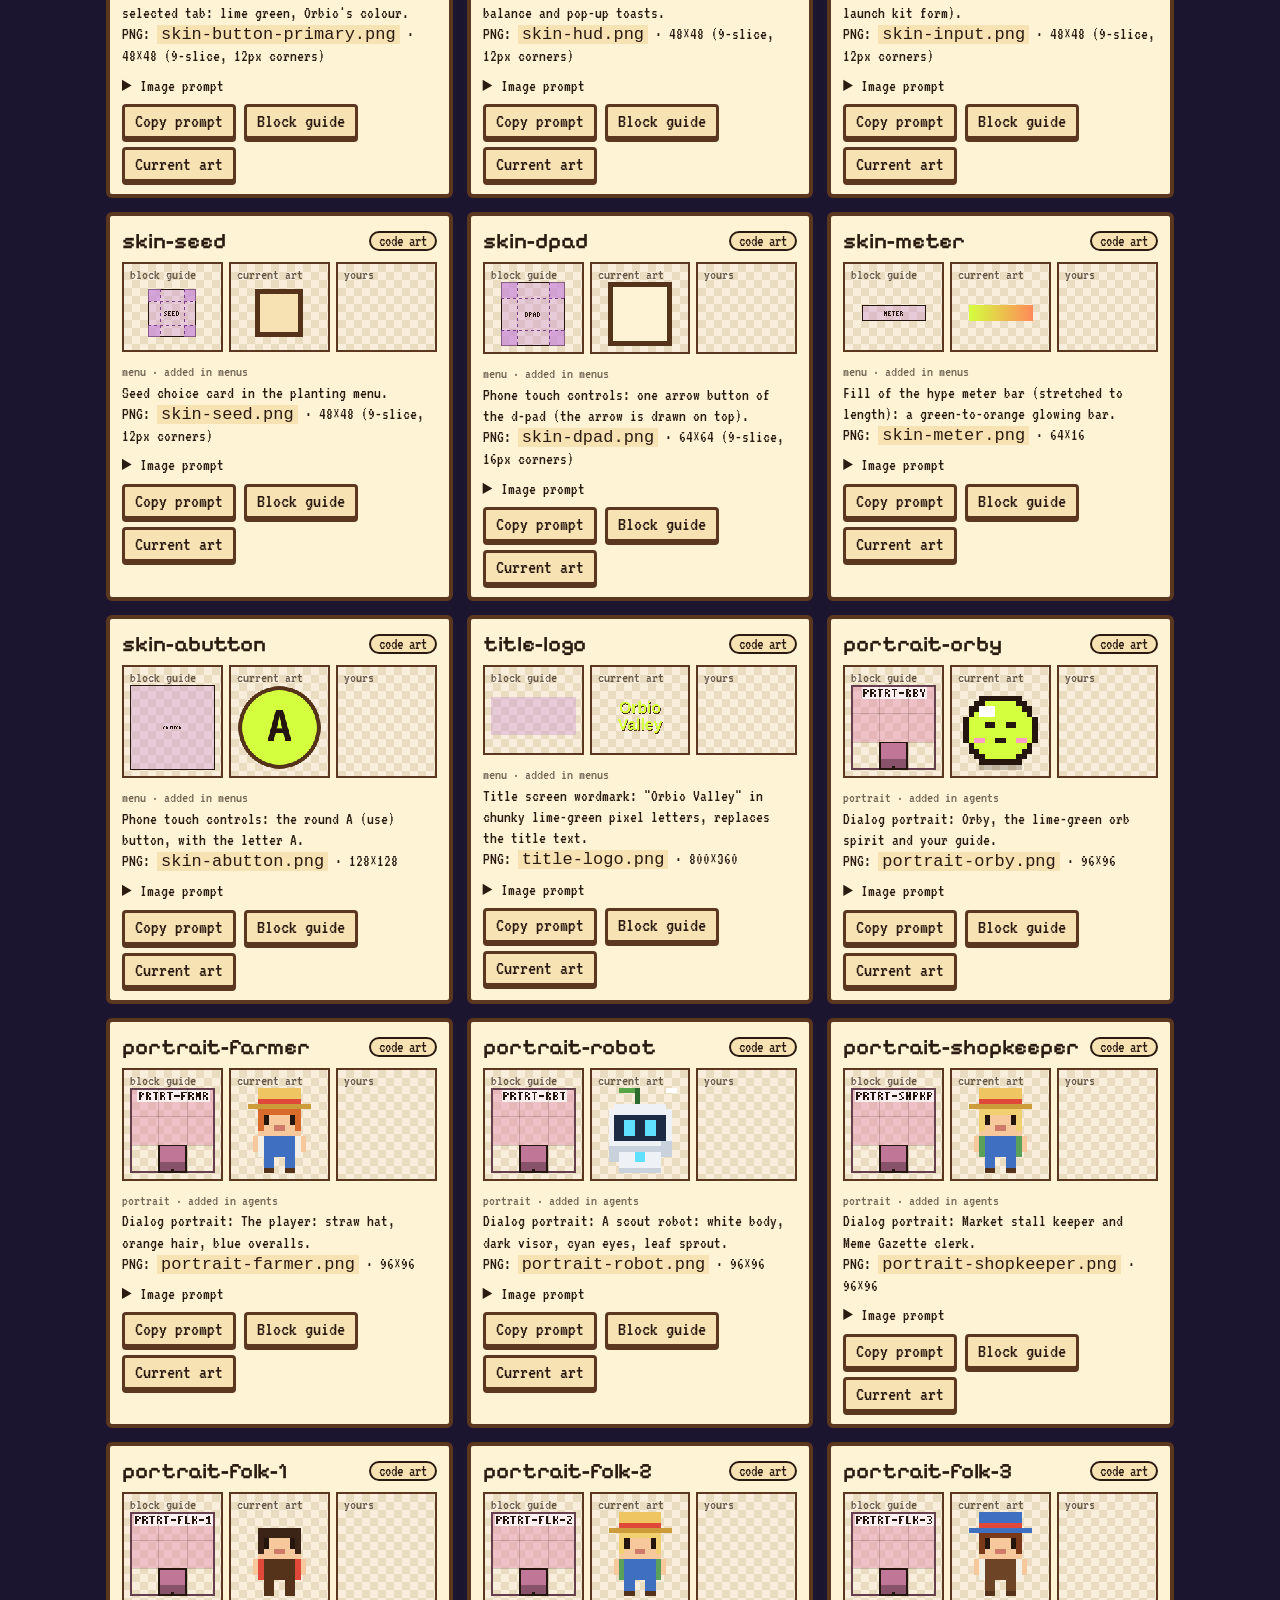
<file: sprites.html>
<!doctype html>
<html lang="en">
<head>
<meta charset="utf-8">
<meta name="viewport" content="width=device-width, initial-scale=1">
<title>Orbio Valley Sprites</title>
<link rel="preconnect" href="https://fonts.googleapis.com">
<link rel="preconnect" href="https://fonts.gstatic.com" crossorigin>
<link href="https://fonts.googleapis.com/css2?family=Pixelify+Sans:wght@600;700&family=VT323&display=swap" rel="stylesheet">
<style>
  :root { --night: #1b1530; --cream: #fff3d6; --cream-2: #f6e2b3; --wood-dark: #5c3720; --ink: #2a1a10; --neon: #d4ff3f; }
  * { box-sizing: border-box; }
  body { margin: 0; background: var(--night); color: var(--cream); font: 20px/1.25 VT323, monospace; }
  header { padding: 24px 16px 8px; max-width: 1100px; margin: 0 auto; }
  h1 { font: 700 40px "Pixelify Sans", sans-serif; color: var(--neon); margin: 0 0 6px; }
  header p { margin: 4px 0; max-width: 80ch; }
  .count { color: var(--neon); }
  main { max-width: 1100px; margin: 0 auto; padding: 8px 16px 48px; display: grid; grid-template-columns: repeat(auto-fill, minmax(320px, 1fr)); gap: 14px; }
  .slot[hidden] { display: none; }
  .slot { background: var(--cream); color: var(--ink); border: 4px solid var(--wood-dark); border-radius: 6px; padding: 12px; display: flex; flex-direction: column; gap: 8px; }
  .slot h2 { font: 600 22px "Pixelify Sans", sans-serif; margin: 0; display: flex; justify-content: space-between; gap: 8px; align-items: center; }
  .tag { font: 16px VT323, monospace; border: 2px solid var(--ink); border-radius: 999px; padding: 0 8px; white-space: nowrap; }
  .tag.ok { background: var(--neon); } .tag.code { background: var(--cream-2); }
  .pics { display: grid; grid-template-columns: 1fr 1fr 1fr; gap: 6px; }
  .links { display: flex; gap: 8px; flex-wrap: wrap; }
  .pic { background: repeating-conic-gradient(#e9dcc0 0% 25%, #f8eedb 0% 50%) 0 0 / 16px 16px; border: 2px solid var(--wood-dark); min-height: 90px; display: grid; place-items: center; padding: 6px; position: relative; }
  .pic small { position: absolute; top: 2px; left: 6px; font-size: 15px; opacity: .7; }
  .pic canvas, .pic img { max-width: 100%; max-height: 180px; image-rendering: pixelated; margin-top: 12px; }
  .meta { font-size: 17px; }
  .meta code { background: var(--cream-2); padding: 0 4px; }
  a.btn { align-self: start; background: var(--cream-2); color: var(--ink); border: 3px solid var(--wood-dark); border-radius: 4px; padding: 2px 10px; text-decoration: none; box-shadow: 0 3px 0 var(--wood-dark); }
  a.btn:hover { background: #fff; }
  .filters { color: var(--cream); } .filters select { font: inherit; }
  .since { font-size: 15px; opacity: .65; }
  .prompt summary { cursor: pointer; font-size: 17px; }
  .prompt textarea { width: 100%; font: 14px/1.3 ui-monospace, monospace; border: 2px solid var(--wood-dark); border-radius: 4px; background: #fff; resize: vertical; }
</style>
</head>
<body>
<header>
  <h1>Sprite gallery</h1>
  <p>Every picture the game draws has a slot below. Drop a PNG named after the slot into <code>assets/sprites/</code>, list it in <code>assets/sprites/manifest.json</code>, and the game uses it instead of the code-drawn version. Anything you haven't painted yet keeps its code art.</p>
  <p><b>Block guide</b>: the exact PNG size, with the tile grid (32px = one tile), the footprint it stands on (solid box) and the anchor dot at the bottom centre. <b>Current art</b>: what the game draws today, for reference. Keep the transparent background and keep things standing on the bottom edge. See <code>SPRITES.md</code> for the full spec, and press <b>B</b> in the game to see the whole map as blocks.</p>
  <p>Every slot also has a ready-to-paste <b>image prompt</b> (open "Image prompt" or press "Copy prompt"); they're all in <code>PROMPTS.md</code> too.</p>
  <p class="count" id="count"></p>
  <p class="filters"><label><input type="checkbox" id="neededOnly"> Show only slots that still need art</label> · <label>Added in <select id="since"><option value="">any update</option></select></label> · full checklist in <code>SPRITE_TRACKER.md</code></p>
</header>
<main id="slots"></main>
<script type="module">
  import * as Sprites from "./js/sprites.js";
  import * as Prompts from "./js/prompts.js";
  await Sprites.loadSprites();
  await Sprites.loadWorld();
  const main = document.getElementById("slots");
  let painted = 0;
  for (const slot of Sprites.SLOTS) {
    const el = document.createElement("section");
    el.className = "slot";
    el.id = slot.name;
    el.dataset.since = slot.since || "v1";
    const has = Sprites.has(slot.name);
    if (has) painted++;
    el.dataset.done = has ? "1" : "";
    el.innerHTML = `<h2>${slot.name}<span class="tag ${has ? "ok" : "code"}">${has ? "painted" : "code art"}</span></h2>
      <div class="pics"><div class="pic"><small>block guide</small></div><div class="pic"><small>current art</small></div><div class="pic"><small>yours</small></div></div>
      <div class="meta"><span class="since">${slot.cat} · added in ${slot.since || "v1"}</span><br>${slot.desc}<br>PNG: <code>${slot.name}.png</code> · ${Sprites.sizeLabel(slot)}${slot.night ? `<br>Optional night version: <code>${slot.name}-night.png</code> (lit windows)` : ""}</div>`;
    const pics = el.querySelectorAll(".pic");
    const guide = Sprites.blockTemplate(slot);
    pics[0].append(guide);
    const ref = slot.custom ? null : Sprites.template(slot);
    if (ref) pics[1].append(ref); else pics[1].insertAdjacentHTML("beforeend", "<span>new slot</span>");
    if (has) pics[2].append(Sprites.get(slot.name).cloneNode());
    const links = document.createElement("div");
    links.className = "links";
    const link = (label, canvas, kind) => {
      const a = document.createElement("a");
      a.className = "btn"; a.textContent = label; a.download = `${slot.name}.png`; a.dataset.kind = kind; a.href = canvas.toDataURL("image/png");
      links.append(a);
    };
    const prompt = Prompts.fullPrompt(slot);
    el.insertAdjacentHTML("beforeend", `<details class="prompt"><summary>Image prompt</summary><textarea readonly rows="7"></textarea><div class="meta">Then: <code></code></div></details>`);
    el.querySelector(".prompt textarea").value = prompt;
    el.querySelector(".prompt code").textContent = Prompts.prepCommand(slot);
    const copy = document.createElement("a");
    copy.className = "btn"; copy.href = "#"; copy.textContent = "Copy prompt";
    copy.addEventListener("click", async (e) => { e.preventDefault(); try { await navigator.clipboard.writeText(prompt); copy.textContent = "Copied!"; } catch { el.querySelector(".prompt").open = true; el.querySelector(".prompt textarea").select(); } setTimeout(() => (copy.textContent = "Copy prompt"), 1500); });
    links.append(copy);
    link("Block guide", guide, "blocks");
    if (ref) link("Current art", ref, "reference");
    el.append(links);
    main.append(el);
  }
  document.getElementById("count").textContent = `${painted} of ${Sprites.SLOTS.length} slots painted.`;
  const since = document.getElementById("since"), needed = document.getElementById("neededOnly");
  for (const v of [...new Set(Sprites.SLOTS.map((s) => s.since || "v1"))]) since.insertAdjacentHTML("beforeend", `<option>${v}</option>`);
  const filter = () => document.querySelectorAll(".slot").forEach((el) => {
    el.hidden = (needed.checked && el.dataset.done) || (since.value && el.dataset.since !== since.value);
  });
  needed.addEventListener("change", filter); since.addEventListener("change", filter);
</script>
</body>
</html>
</file>
<file: style.css>
:root {
  --night: #1b1530;
  --cream: #fff3d6;
  --cream-2: #f6e2b3;
  --wood: #a8693a;
  --wood-dark: #5c3720;
  --ink: #2a1a10;
  --neon: #d4ff3f;
  --neon-dark: #9cc61f;
  --pink: #ff9ec7;
  --sky: #9fd8ff;
  --gold: #ffd34d;
}
* { box-sizing: border-box; }
[hidden] { display: none !important; }
html, body { margin: 0; height: 100%; }
body {
  background: var(--night);
  color: var(--ink);
  font: 22px/1.15 VT323, ui-monospace, monospace;
  overflow: hidden;
  -webkit-user-select: none; user-select: none;
  touch-action: manipulation;
}
#stage { position: fixed; inset: 0; display: grid; place-items: center; }
#game {
  image-rendering: pixelated;
  image-rendering: crisp-edges;
  background: #7cc45a;
  box-shadow: 0 0 0 4px var(--wood-dark), 0 12px 40px rgba(0,0,0,.5);
}
button { font: inherit; color: inherit; cursor: pointer; }
a { color: inherit; }

/* Stardew-ish wooden panels */
.panel {
  background: var(--cream);
  border: 4px solid var(--wood-dark);
  box-shadow: inset 0 0 0 3px var(--wood), inset 0 0 0 6px var(--cream-2), 0 6px 0 rgba(0,0,0,.35);
  border-radius: 6px;
}
.btn {
  background: var(--cream-2);
  border: 3px solid var(--wood-dark);
  border-radius: 4px;
  padding: 6px 14px;
  box-shadow: 0 3px 0 var(--wood-dark);
  font-size: 22px;
}
.btn:hover, .btn:focus-visible { background: #fff; outline: none; transform: translateY(-1px); }
.btn:active { transform: translateY(2px); box-shadow: 0 1px 0 var(--wood-dark); }
.btn.primary { background: var(--neon); }
.btn.primary:hover, .btn.primary:focus-visible { background: #e6ff85; }
.btn[disabled] { opacity: .5; cursor: default; transform: none; }

/* HUD */
#hud { position: absolute; top: 10px; right: 10px; display: flex; flex-direction: column; align-items: flex-end; gap: 6px; pointer-events: none; }
#hud > div { pointer-events: auto; }
.clock, .purse {
  background: var(--cream); border: 3px solid var(--wood-dark); border-radius: 6px; padding: 2px 10px;
  box-shadow: 0 3px 0 rgba(0,0,0,.3); display: flex; gap: 10px; align-items: center;
}
.purse { cursor: pointer; }
.orb { width: 14px; height: 14px; border-radius: 50%; background: var(--neon); border: 2px solid var(--ink); display: inline-block; }

#toast {
  position: absolute; top: 12px; left: 50%; transform: translateX(-50%);
  background: var(--cream); border: 3px solid var(--wood-dark); border-radius: 6px; padding: 4px 14px;
  opacity: 0; transition: opacity .25s; pointer-events: none; max-width: calc(100vw - 32px); text-align: center;
}
#toast.show { opacity: 1; }

/* Dialog box (bottom of screen, like a village conversation) */
#dialog {
  position: absolute; left: 50%; bottom: max(16px, env(safe-area-inset-bottom)); transform: translateX(-50%);
  width: min(720px, calc(100vw - 32px)); max-height: 72vh; overflow-y: auto; padding: 16px 20px;
}
#dialog .who { display: flex; align-items: center; gap: 10px; margin-bottom: 6px; font: 600 22px "Pixelify Sans", sans-serif; }
#dialog .who canvas { width: 40px; height: 40px; image-rendering: pixelated; background: var(--cream-2); border: 2px solid var(--wood-dark); border-radius: 4px; }
#dialog p { margin: 4px 0 10px; }
#dialog .choices { display: flex; flex-wrap: wrap; gap: 8px; margin-top: 10px; }
#dialog input[type=text] {
  font: inherit; background: #fff; border: 3px solid var(--wood-dark); border-radius: 4px; padding: 4px 10px; width: 100%; text-transform: uppercase;
}
#dialog .hint { opacity: .7; font-size: 18px; }
#dialog h2 { font: 700 26px "Pixelify Sans", sans-serif; margin: 0 0 6px; }

.seed-row { display: grid; grid-template-columns: repeat(auto-fit, minmax(220px, 1fr)); gap: 10px; }
.seed {
  text-align: left; background: var(--cream-2); border: 3px solid var(--wood-dark); border-radius: 6px; padding: 8px 10px;
  display: grid; grid-template-columns: 40px 1fr; gap: 10px; align-items: center; box-shadow: 0 3px 0 var(--wood-dark);
}
.seed:hover, .seed:focus-visible { background: #fff; outline: none; }
.seed canvas { width: 40px; height: 40px; image-rendering: pixelated; }
.seed b { font: 600 20px "Pixelify Sans", sans-serif; display: block; }
.seed span { font-size: 17px; opacity: .8; display: block; }
.seed .tools { font-size: 15px; opacity: .65; margin-top: 2px; }
.trail { margin: 6px 0; padding-left: 0; list-style: none; }
.trail li { padding: 2px 0; font-size: 18px; }
.trail li .ti { display: inline-block; width: 26px; text-align: center; }
.trail li i { opacity: .65; }
.trail li.now { animation: pulse 1s ease-in-out infinite; }
@keyframes pulse { 50% { opacity: .55; } }
.btn.small { font-size: 18px; padding: 2px 10px; margin-top: 6px; }
.change { border: 2px solid var(--ink); border-radius: 999px; padding: 0 8px; font-size: 18px; background: #dcd6c8; }
.change.up { background: #b8f08a; } .change.down { background: #ffb3a3; }
.card.letter.unread { box-shadow: 0 0 0 3px var(--neon); }
.agent-logo { width: 28px; height: 28px; border-radius: 6px; border: 2px solid var(--ink); object-fit: cover; background: var(--cream-2); }
#dialog .who img.agent-logo { width: 40px; height: 40px; }
.card.agent.mine { box-shadow: 0 0 0 3px var(--gold); }
.stats { display: flex; flex-wrap: wrap; gap: 4px 14px; font-size: 17px; margin: 4px 0; }
.lp-controls { display: flex; gap: 6px; align-items: center; flex-wrap: wrap; margin-bottom: 6px; }
.lp-controls input, .grad input, .grad select, #linkInput { font: inherit; background: #fff; border: 3px solid var(--wood-dark); border-radius: 4px; padding: 2px 8px; }
.lp-controls input { flex: 1; min-width: 160px; }
.lp-controls .btn[aria-pressed=true] { background: var(--neon); }
.grad { display: grid; grid-template-columns: repeat(auto-fit, minmax(180px, 1fr)); gap: 8px; }
.grad label { display: grid; gap: 2px; font-size: 17px; }
pre.kit { background: #fff; border: 3px solid var(--wood-dark); border-radius: 6px; padding: 8px; font: 15px/1.25 ui-monospace, monospace; max-height: 180px; overflow: auto; white-space: pre-wrap; }
.mi { width: 1.1em; height: 1.1em; vertical-align: -0.15em; image-rendering: pixelated; margin-right: 2px; }
.how summary { cursor: pointer; font-size: 18px; margin-top: 4px; }
.log { background: #fff; border: 3px solid var(--wood-dark); border-radius: 6px; padding: 4px 10px; min-height: 40px; }

/* Harvest / journal cards */
.card { border: 3px solid var(--wood-dark); border-radius: 6px; background: #fff; padding: 10px 12px; margin: 8px 0; }
.card .head { display: flex; align-items: center; gap: 8px; flex-wrap: wrap; }
.card .ticker { font: 700 24px "Pixelify Sans", sans-serif; }
.vibe { border: 2px solid var(--ink); border-radius: 999px; padding: 0 8px; font-size: 18px; }
.vibe.hot { background: #ff8a5a; } .vibe.warm { background: var(--gold); } .vibe.meh { background: #dcd6c8; } .vibe.sus { background: #c9a0ff; }
.vibe.common { background: #dcd6c8; } .vibe.uncommon { background: var(--sky); } .vibe.rare { background: #c9a0ff; } .vibe.legendary { background: var(--gold); }
.meter { height: 10px; border: 2px solid var(--ink); border-radius: 999px; background: var(--cream-2); overflow: hidden; margin: 6px 0; }
.meter i { display: block; height: 100%; background: linear-gradient(90deg, var(--neon), #ff8a5a); }
.card .flags { color: #9a2a2a; font-size: 18px; }
.card .meta { font-size: 16px; opacity: .65; }
.pretend { background: var(--pink); border: 2px solid var(--ink); border-radius: 4px; padding: 0 6px; font-size: 16px; }
.tabs { display: flex; gap: 6px; margin-bottom: 8px; }
.tabs .btn[aria-pressed=true] { background: var(--neon); }
.empty { opacity: .7; padding: 10px 0; }

/* Title screen */
.screen { position: absolute; inset: 0; display: grid; place-items: center; padding: 16px; overflow-y: auto; }
.title-card {
  text-align: center; color: var(--cream); max-width: 560px;
  text-shadow: 0 3px 0 var(--wood-dark);
}
.title-card h1 {
  font: 700 clamp(56px, 13vw, 104px)/.9 "Pixelify Sans", sans-serif; margin: 8px 0 14px; color: var(--neon);
  text-shadow: 0 4px 0 #3c5a0e, 0 8px 0 var(--wood-dark);
  letter-spacing: 1px;
}
.art-screen {
  background: linear-gradient(180deg, rgba(27,21,48,.15) 0%, rgba(27,21,48,.55) 45%, rgba(27,21,48,.9) 100%), var(--art) center / cover no-repeat, var(--night);
}
.art-screen .title-card { align-self: end; padding-bottom: 4vh; }
#sleepCard { z-index: 5; transition: opacity .8s; }
#sleepCard.fade { opacity: 0; }
#sleepCard .title-card { align-self: center; }
#dialog .banner { display: block; width: calc(100% + 40px); margin: -16px -20px 12px; height: 110px; object-fit: cover; border-bottom: 4px solid var(--wood-dark); border-radius: 2px 2px 0 0; }
.title-card .tag { font-size: 30px; margin: 0 0 6px; }
.title-card .tag b { color: var(--gold); }
.title-card .sub { font-size: 21px; opacity: .9; margin: 0 0 18px; }
.title-actions { display: flex; gap: 10px; justify-content: center; flex-wrap: wrap; text-shadow: none; color: var(--ink); }
.title-card .built { margin: 18px 0 2px; font-size: 20px; }
.title-card .built a { color: var(--neon); }
.title-card .fine { font-size: 17px; opacity: .7; margin: 0; }

/* Touch controls */
#pad { position: absolute; inset: auto 0 0 0; height: 0; pointer-events: none; }
.dpad {
  position: absolute; left: 16px; bottom: calc(24px + env(safe-area-inset-bottom)); width: 138px; height: 138px;
  display: grid; grid-template: repeat(3, 1fr) / repeat(3, 1fr); pointer-events: auto;
}
.dpad button, .abtn {
  background: rgba(255, 243, 214, .85); border: 3px solid var(--wood-dark); border-radius: 8px; font-size: 20px; touch-action: none;
}
.dpad [data-dir=up] { grid-area: 1 / 2; } .dpad [data-dir=left] { grid-area: 2 / 1; }
.dpad [data-dir=right] { grid-area: 2 / 3; } .dpad [data-dir=down] { grid-area: 3 / 2; }
.abtn {
  position: absolute; right: 20px; bottom: calc(44px + env(safe-area-inset-bottom)); width: 72px; height: 72px; border-radius: 50%;
  background: var(--neon); font: 700 28px "Pixelify Sans", sans-serif; pointer-events: auto;
}
.dpad button:active, .abtn:active, .dpad button.on { background: #fff; }

body.dialog-open #pad { display: none; }
@media (orientation: portrait) and (pointer: coarse) {
  #stage { place-items: start center; padding-top: 104px; }
}

@media (prefers-reduced-motion: reduce) { #sleepCard { transition: none; } }
</file>
